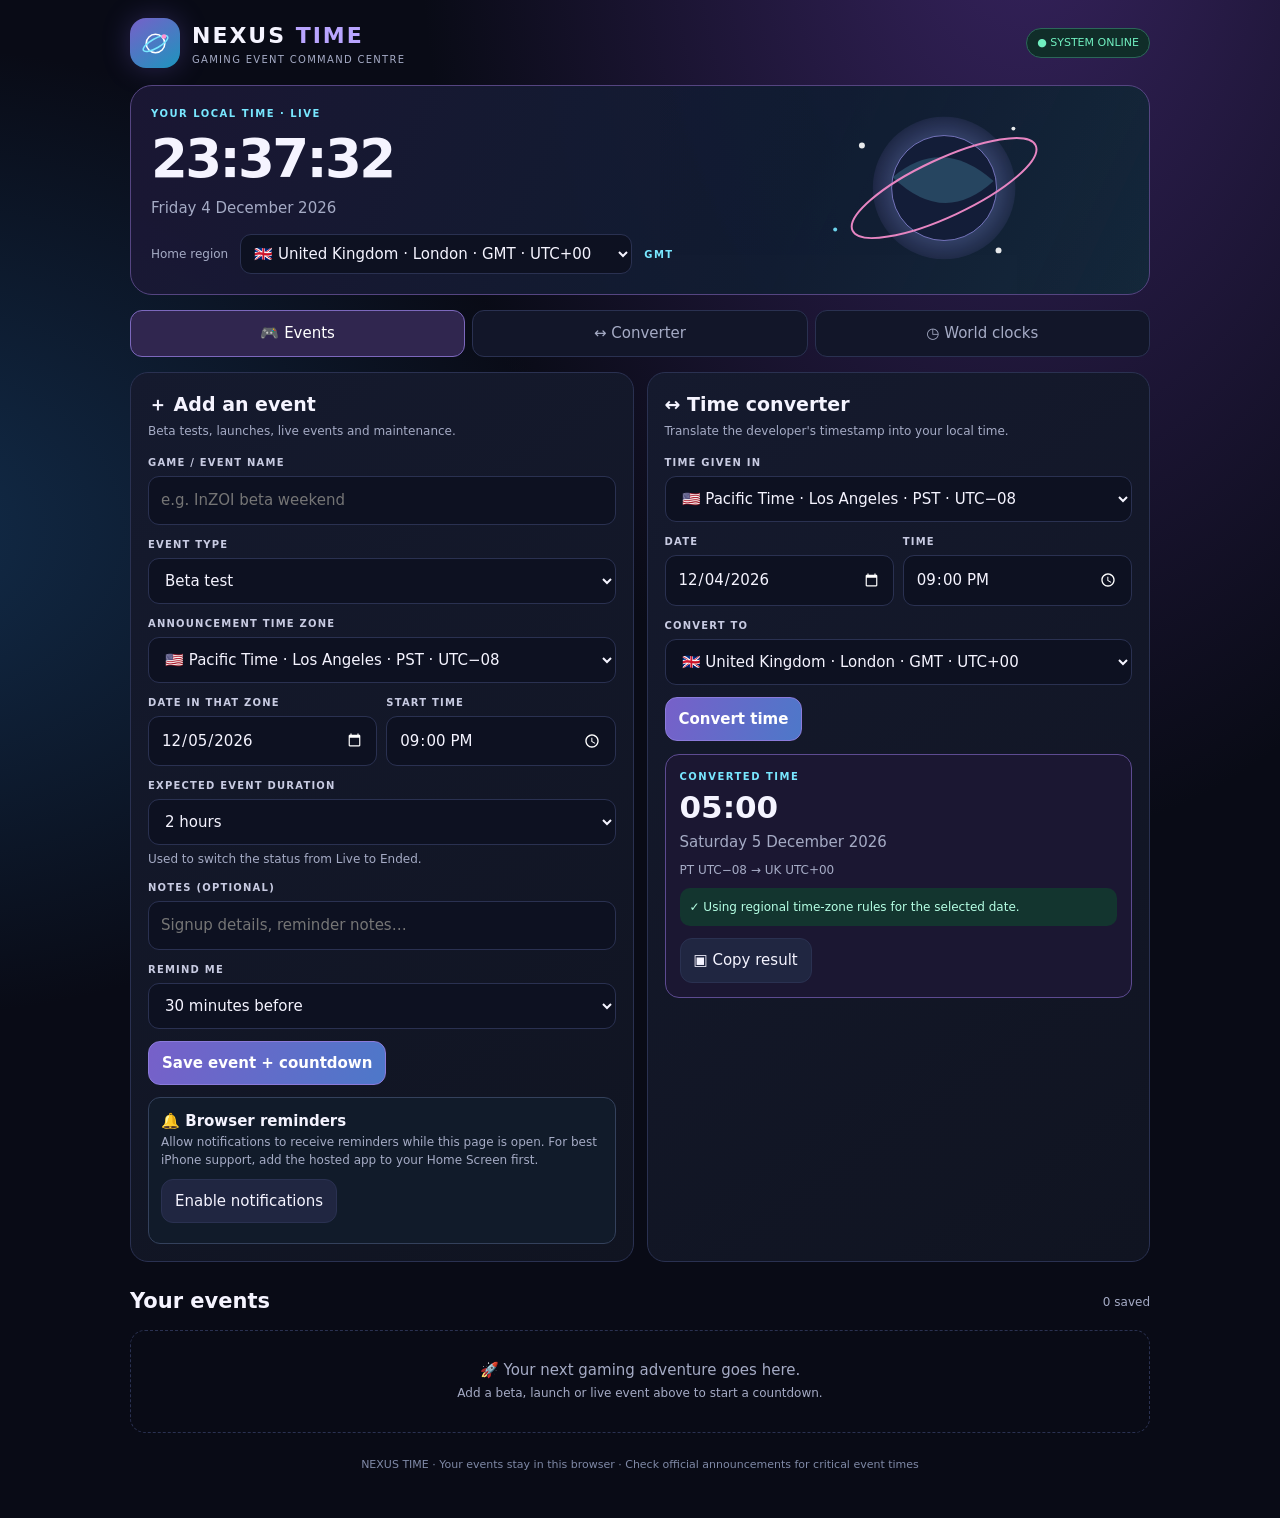
<file: nexus-time/index.html>
<!doctype html>
<html lang="en">
<head>
<meta charset="utf-8"><meta name="viewport" content="width=device-width,initial-scale=1,viewport-fit=cover">
<meta name="theme-color" content="#0a0b18"><meta name="apple-mobile-web-app-capable" content="yes"><meta name="apple-mobile-web-app-status-bar-style" content="black-translucent"><meta name="apple-mobile-web-app-title" content="Nexus Time">
<link rel="manifest" href="./manifest.json"><link rel="icon" href="./icon.svg" type="image/svg+xml"><link rel="apple-touch-icon" href="./icon.svg">
<title>NEXUS TIME — Gaming Event HQ</title>
<style>
:root{color-scheme:dark;--bg:#090b16;--panel:#121629;--panel2:#191e35;--line:#2a3151;--text:#f5f4ff;--muted:#a5abc5;--purple:#b9a5ff;--cyan:#78e7ff;--green:#70efc0;--pink:#ff91d2}
*{box-sizing:border-box}body{margin:0;background:radial-gradient(ellipse at 80% -10%,#37235f 0,transparent 42%),radial-gradient(ellipse at -10% 35%,#122d4b 0,transparent 35%),var(--bg);color:var(--text);font:15px/1.5 system-ui,-apple-system,BlinkMacSystemFont,"Segoe UI",sans-serif}button,input,select{font:inherit}button{cursor:pointer;border:1px solid var(--line);border-radius:12px;padding:10px 13px;color:var(--text);background:#202641}button:active{transform:scale(.98)}input,select{width:100%;min-width:0;background:#0d1121;color:var(--text);border:1px solid var(--line);border-radius:11px;padding:12px}label{display:block;font-size:10px;letter-spacing:.12em;color:#c8cbe2;margin:0 0 6px;font-weight:750}.wrap{max-width:1050px;margin:auto;padding:18px 15px 45px}.head{display:flex;align-items:center;gap:12px;margin-bottom:17px}.logo{width:50px;height:50px;border-radius:16px;background:linear-gradient(145deg,#7760c9,#1c95bd);display:grid;place-items:center;box-shadow:0 0 28px #8a70ff40}.brand{font-weight:900;letter-spacing:.09em;font-size:22px}.brand span{color:var(--purple)}.sub{font-size:10px;letter-spacing:.13em;color:var(--muted)}.live{margin-left:auto;border:1px solid #2c6759;color:var(--green);background:#102d29;border-radius:20px;padding:6px 10px;font-size:11px;white-space:nowrap}.hero{position:relative;overflow:hidden;border:1px solid #554581;border-radius:22px;padding:20px;background:linear-gradient(115deg,#1b1735ed,#101d31ed 65%,#14283b);margin-bottom:15px;min-height:180px}.hero:after{content:"";position:absolute;right:0;top:0;width:48%;height:100%;background:url("data:image/svg+xml,%3Csvg xmlns='http://www.w3.org/2000/svg' viewBox='0 0 300 210'%3E%3Cdefs%3E%3CradialGradient id='g'%3E%3Cstop stop-color='%2378e7ff' stop-opacity='.7'/%3E%3Cstop offset='1' stop-color='%23a58bff' stop-opacity='.1'/%3E%3C/radialGradient%3E%3C/defs%3E%3Ccircle cx='190' cy='103' r='72' fill='url(%23g)'/%3E%3Ccircle cx='190' cy='103' r='53' fill='%23151d39' stroke='%23a9a0ff' stroke-opacity='.7'/%3E%3Cpath d='M138 92 Q188 50 240 96 Q190 142 138 92Z' fill='%2378e7ff' fill-opacity='.22'/%3E%3Cellipse cx='190' cy='103' rx='102' ry='29' fill='none' stroke='%23ff91d2' stroke-width='2' transform='rotate(-25 190 103)'/%3E%3Ccircle cx='107' cy='60' r='3' fill='white'/%3E%3Ccircle cx='260' cy='43' r='2' fill='white'/%3E%3Ccircle cx='80' cy='145' r='2' fill='%2378e7ff'/%3E%3Ccircle cx='245' cy='166' r='3' fill='white'/%3E%3C/svg%3E") center/contain no-repeat;opacity:.9;pointer-events:none}.eyebrow{color:var(--cyan);font-size:10px;letter-spacing:.15em;font-weight:800}.clock{font-size:clamp(35px,8vw,53px);font-weight:850;letter-spacing:-.05em;line-height:1.2;margin:6px 0}.muted{color:var(--muted)}.small{font-size:12px}.homebar{display:flex;align-items:center;gap:12px;flex-wrap:wrap;margin-top:15px;position:relative;z-index:1}.homebar select{width:auto;max-width:100%;padding:9px}.tabs{display:flex;gap:7px;margin:15px 0}.tab{flex:1;background:#121629;color:var(--muted);padding:11px 5px}.tab.active{background:#30264f;border-color:#7c68bd;color:white}.layout{display:grid;grid-template-columns:1fr 1fr;gap:13px}.panel,.event{background:linear-gradient(145deg,#151a2e,#101421);border:1px solid var(--line);border-radius:18px;padding:17px}.panel h2{font-size:19px;margin:0 0 4px}.panel p{margin:0 0 15px}.field{margin-bottom:12px}.grid2{display:grid;grid-template-columns:1fr 1fr;gap:9px}.primary{background:linear-gradient(110deg,#7760c9,#4d78c9);border-color:#8b7bdb;color:white;font-weight:750}.result{background:#1b1732;border:1px solid #5d4b91;border-radius:14px;padding:14px;margin-top:13px}.resulttime{font-size:31px;font-weight:850}.notice{padding:10px;border-radius:10px;background:#35242b;color:#ffd9e0;font-size:12px;margin-top:9px}.good{background:#13352f;color:#b5ffe4}.sectionhead{display:flex;align-items:center;justify-content:space-between;gap:10px;margin:24px 0 12px}.sectionhead h2{margin:0;font-size:21px}.events{display:grid;grid-template-columns:repeat(2,minmax(0,1fr));gap:12px}.event{padding:15px}.eventtop{display:flex;justify-content:space-between;gap:8px;align-items:center}.tag{font-size:10px;text-transform:uppercase;letter-spacing:.1em;color:var(--purple);font-weight:800}.event-status{display:inline-flex;align-items:center;gap:6px;border:1px solid var(--line);border-radius:20px;padding:5px 9px;font-size:10px;font-weight:800;letter-spacing:.06em;text-transform:uppercase;white-space:nowrap}.event-status:before{content:"";width:6px;height:6px;border-radius:50%;background:currentColor}.status-upcoming{color:var(--cyan);border-color:#28576b;background:#10232d}.status-soon{color:#ffcf75;border-color:#70552a;background:#302719}.status-live{color:var(--green);border-color:#2c6759;background:#102d29}.status-ended{color:#a5abc5;border-color:#343b53;background:#191e2e}.event h3{margin:7px 0 3px;font-size:18px;overflow-wrap:anywhere}.count{font-size:23px;color:var(--green);font-weight:850;letter-spacing:-.03em;margin:12px 0 0}.actions{display:flex;gap:7px;flex-wrap:wrap;margin-top:13px}.actions button{font-size:12px;padding:7px 9px}.empty{grid-column:1/-1;text-align:center;padding:28px;border:1px dashed var(--line);border-radius:15px;color:var(--muted)}.zones{display:grid;grid-template-columns:repeat(2,minmax(0,1fr));gap:10px}.zone{display:flex;align-items:center;justify-content:space-between;gap:9px;padding:13px;background:#141a2b;border:1px solid #232b45;border-radius:13px}.zname{font-weight:700}.ztime{font-size:22px;color:var(--purple);font-variant-numeric:tabular-nums}.pin{font-size:12px;padding:6px 8px}.foot{text-align:center;font-size:11px;color:#7f89a6;margin-top:24px}.hidden{display:none!important}.reminderbox{border:1px solid #34415c;background:#111b2a;border-radius:12px;padding:12px;margin-top:12px}.status{font-size:12px;color:var(--muted);margin-top:8px}.toggle{display:flex;gap:9px;align-items:center}.toggle input{width:auto;accent-color:#a995ff}@media(max-width:680px){.wrap{padding:13px 11px 35px}.layout,.events,.zones{grid-template-columns:1fr}.hero{padding:17px;min-height:170px}.hero:after{width:55%;opacity:.6}.panel{padding:14px}.tabs{gap:4px}.tab{font-size:12px}.sectionhead{align-items:flex-start;flex-direction:column}.clock{font-size:42px}}
</style></head><body><main class="wrap">
<header class="head"><div class="logo"><svg width="31" height="31" viewBox="0 0 40 40" fill="none"><circle cx="20" cy="20" r="12" stroke="white" stroke-width="2"/><ellipse cx="20" cy="20" rx="18" ry="6" transform="rotate(-30 20 20)" stroke="#78e7ff" stroke-width="2"/><circle cx="31" cy="11" r="3" fill="#ff91d2"/></svg></div><div><div class="brand">NEXUS <span>TIME</span></div><div class="sub">GAMING EVENT COMMAND CENTRE</div></div><div class="live">● SYSTEM ONLINE</div></header>
<section class="hero"><div class="eyebrow">YOUR LOCAL TIME · LIVE</div><div id="homeTime" class="clock">--:--:--</div><div id="homeDate" class="muted">Loading your clock…</div><div class="homebar"><span class="small muted">Home region</span><select id="homeZone" aria-label="Home time zone"></select><span id="homeAbbr" class="eyebrow">BST / GMT</span></div></section>
<nav class="tabs"><button class="tab active" data-tab="events">🎮 Events</button><button class="tab" data-tab="converter">↔ Converter</button><button class="tab" data-tab="clocks">◷ World clocks</button></nav>
<section id="eventsView"><div class="layout">
<section class="panel"><h2>＋ Add an event</h2><p class="muted small">Beta tests, launches, live events and maintenance.</p><form id="eventForm">
<div class="field"><label for="game">GAME / EVENT NAME</label><input id="game" required maxlength="90" placeholder="e.g. InZOI beta weekend"></div>
<div class="field"><label for="kind">EVENT TYPE</label><select id="kind"><option>Beta test</option><option>Game launch</option><option>Server maintenance</option><option>Live event</option><option>Season / update</option><option>Other</option></select></div>
<div class="field"><label for="eventZone">ANNOUNCEMENT TIME ZONE</label><select id="eventZone"></select></div>
<div class="grid2"><div class="field"><label for="eventDate">DATE IN THAT ZONE</label><input id="eventDate" type="date" required></div><div class="field"><label for="eventTime">START TIME</label><input id="eventTime" type="time" value="21:00" required></div></div>
<div class="field"><label for="duration">EXPECTED EVENT DURATION</label><select id="duration"><option value="1">1 hour</option><option value="2" selected>2 hours</option><option value="3">3 hours</option><option value="6">6 hours</option><option value="12">12 hours</option><option value="24">24 hours</option></select><div class="muted small" style="margin-top:5px">Used to switch the status from Live to Ended.</div></div>
<div class="field"><label for="eventNotes">NOTES (OPTIONAL)</label><input id="eventNotes" maxlength="160" placeholder="Signup details, reminder notes…"></div>
<div class="field"><label for="lead">REMIND ME</label><select id="lead"><option value="5">5 minutes before</option><option value="15">15 minutes before</option><option value="30" selected>30 minutes before</option><option value="60">1 hour before</option><option value="1440">1 day before</option><option value="0">No reminder</option></select></div>
<button class="primary" type="submit">Save event + countdown</button><div id="formMessage" class="status" role="status"></div>
</form><div class="reminderbox"><div style="font-weight:750">🔔 Browser reminders</div><div class="muted small">Allow notifications to receive reminders while this page is open. For best iPhone support, add the hosted app to your Home Screen first.</div><button id="enableNotifications" style="margin-top:10px">Enable notifications</button><div id="notifyStatus" class="status" role="status"></div></div>
</section>
<section class="panel" id="converterPanel"><h2>↔ Time converter</h2><p class="muted small">Translate the developer's timestamp into your local time.</p>
<div class="field"><label for="fromZone">TIME GIVEN IN</label><select id="fromZone"></select></div><div class="grid2"><div class="field"><label for="fromDate">DATE</label><input id="fromDate" type="date"></div><div class="field"><label for="fromTime">TIME</label><input id="fromTime" type="time" value="21:00"></div></div><div class="field"><label for="toZone">CONVERT TO</label><select id="toZone"></select></div><button id="convertBtn" class="primary">Convert time</button>
<div class="result"><div class="eyebrow">CONVERTED TIME</div><div id="convertedTime" class="resulttime">—</div><div id="convertedDate" class="muted">Choose a date and time</div><div id="offsetLine" class="small muted" style="margin-top:8px"></div><div id="dstNotice"></div><button id="copyResult" style="margin-top:12px">▣ Copy result</button></div></section></div>
<div class="sectionhead"><h2>Your events</h2><span id="eventCount" class="muted small">0 saved</span></div><div id="eventsList" class="events"></div></section>
<section id="converterView" class="hidden"><div class="panel"><h2>Time converter</h2><p class="muted small">Enter a date and time on the Events tab to convert it accurately.</p><button class="primary" onclick="document.querySelector('[data-tab=events]').click()">Open converter</button></div></section>
<section id="clocksView" class="hidden"><h2 class="sectionhead">Pinned world clocks</h2><p class="muted small">Your most-used gaming regions, all in one place.</p><div id="zonesList" class="zones"></div><div class="sectionhead"><h2>Pin another region</h2></div><div class="grid2"><select id="addZone"></select><button id="addZoneBtn" class="primary">＋ Pin region</button></div></section>
<footer class="foot">NEXUS TIME · Your events stay in this browser · Check official announcements for critical event times</footer>
</main>
<script>
const Z=[["Europe/London","🇬🇧 United Kingdom · London","UK"],["America/New_York","🇺🇸 Eastern Time · New York","ET"],["America/Los_Angeles","🇺🇸 Pacific Time · Los Angeles","PT"],["America/Chicago","🇺🇸 Central Time · Chicago","CT"],["America/Denver","🇺🇸 Mountain Time · Denver","MT"],["Europe/Berlin","🇪🇺 Central Europe · Berlin","CET/CEST"],["Asia/Tokyo","🇯🇵 Japan · Tokyo","JST"],["Asia/Seoul","🇰🇷 South Korea · Seoul","KST"],["Australia/Sydney","🇦🇺 Australia · Sydney","AET"],["UTC","🌐 Coordinated Universal Time","UTC"],["America/Phoenix","🇺🇸 Arizona · Phoenix","MST"],["Asia/Singapore","🇸🇬 Singapore","SGT"]];
const $=id=>document.getElementById(id), zone=id=>Z.find(z=>z[0]===id)||Z[0], iso=d=>d.getFullYear()+"-"+String(d.getMonth()+1).padStart(2,"0")+"-"+String(d.getDate()).padStart(2,"0");
function zoneLabel(z,dateStr){let d=dateStr?new Date(dateStr+"T12:00:00Z"):new Date();let a=new Intl.DateTimeFormat("en-US",{timeZone:z[0],timeZoneName:"short"}).formatToParts(d).find(p=>p.type==="timeZoneName")?.value||z[2];return z[1]+" · "+a+" · "+offTxt(d,z[0])}
function fill(id,sel,dateStr){$(id).innerHTML=Z.map(z=>'<option value="'+z[0]+'" '+(z[0]===sel?'selected':'')+' >'+zoneLabel(z,dateStr)+'</option>').join("")}
function refreshZoneSelect(id,dateStr){let current=$(id).value;fill(id,current,dateStr)}
fill("homeZone","Europe/London");fill("eventZone","America/Los_Angeles");fill("fromZone","America/Los_Angeles");fill("toZone","Europe/London");fill("addZone","Asia/Seoul");
$("eventDate").value=iso(new Date(Date.now()+86400000));$("fromDate").value=iso(new Date());
refreshZoneSelect("eventZone",$("eventDate").value);refreshZoneSelect("fromZone",$("fromDate").value);refreshZoneSelect("toZone",$("fromDate").value);
$("eventDate").addEventListener("change",()=>refreshZoneSelect("eventZone",$("eventDate").value));
$("fromDate").addEventListener("change",()=>{refreshZoneSelect("fromZone",$("fromDate").value);refreshZoneSelect("toZone",$("fromDate").value);convert()});
let pins=["America/Los_Angeles","America/New_York","Asia/Seoul","UTC"],events=[];
try{pins=JSON.parse(localStorage.getItem("nexusPins")||JSON.stringify(pins));events=JSON.parse(localStorage.getItem("nexusEvents")||"[]")}catch(e){}
let lastResult="",notified=new Set();try{notified=new Set(JSON.parse(sessionStorage.getItem("nexusNotified")||"[]"))}catch(e){}
const save=()=>{try{localStorage.setItem("nexusPins",JSON.stringify(pins));localStorage.setItem("nexusEvents",JSON.stringify(events))}catch(e){}};
function parts(d,z){let a={};new Intl.DateTimeFormat("en-GB",{timeZone:z,year:"numeric",month:"2-digit",day:"2-digit",hour:"2-digit",minute:"2-digit",second:"2-digit",hourCycle:"h23"}).formatToParts(d).forEach(p=>a[p.type]=p.value);return a}
function off(d,z){let p=parts(d,z);return Math.round((Date.UTC(+p.year,+p.month-1,+p.day,+p.hour,+p.minute,+p.second)-d.getTime())/60000)}
function offTxt(d,z){let n=off(d,z);return "UTC"+(n<0?"−":"+")+String(Math.floor(Math.abs(n)/60)).padStart(2,"0")+(Math.abs(n)%60?":"+String(Math.abs(n)%60).padStart(2,"0"):"")}
function fmt(d,z,o){return new Intl.DateTimeFormat("en-GB",{timeZone:z,...o}).format(d)}
function localInstant(ds,ts,z){let [y,m,day]=ds.split("-").map(Number),[h,mi]=ts.split(":").map(Number),want=Date.UTC(y,m-1,day,h,mi),guess=want;for(let i=0;i<5;i++){let p=parts(new Date(guess),z),rep=Date.UTC(+p.year,+p.month-1,+p.day,+p.hour,+p.minute,+p.second),next=guess+want-rep;if(next===guess)break;guess=next}return new Date(guess)}
function safe(s){return String(s).replace(/[&<>"']/g,c=>({"&":"&amp;","<":"&lt;",">":"&gt;",'"':"&quot;","'":"&#39;"}[c]))}
function zdt(d,z){return fmt(d,z,{weekday:"short",day:"numeric",month:"short",year:"numeric"})+" · "+fmt(d,z,{hour:"2-digit",minute:"2-digit",hourCycle:"h23"})}
function clock(){let d=new Date(),z=$("homeZone").value;$("homeTime").textContent=fmt(d,z,{hour:"2-digit",minute:"2-digit",second:"2-digit",hourCycle:"h23"});$("homeDate").textContent=fmt(d,z,{weekday:"long",day:"numeric",month:"long",year:"numeric"});$("homeAbbr").textContent=fmt(d,z,{timeZoneName:"short"}).split(" ").pop();renderClocks();renderEvents();checkReminders()}
$("homeZone").addEventListener("change",clock);
function convert(){let f=$("fromZone").value,t=$("toZone").value,ds=$("fromDate").value,ts=$("fromTime").value;if(!ds||!ts)return;let d=localInstant(ds,ts,f),p=parts(d,f),mismatch=+p.year!==+ds.slice(0,4)||+p.month!==+ds.slice(5,7)||+p.day!==+ds.slice(8,10)||+p.hour!==+ts.slice(0,2)||+p.minute!==+ts.slice(3,5);$("convertedTime").textContent=fmt(d,t,{hour:"2-digit",minute:"2-digit",hourCycle:"h23"});$("convertedDate").textContent=fmt(d,t,{weekday:"long",day:"numeric",month:"long",year:"numeric"});$("offsetLine").textContent=zone(f)[2]+" "+offTxt(d,f)+" → "+zone(t)[2]+" "+offTxt(d,t);$("dstNotice").innerHTML=mismatch?'<div class="notice">⚠️ This time may fall in a clock-change gap or overlap. Check the official event timestamp.</div>':'<div class="notice good">✓ Using regional time-zone rules for the selected date.</div>';lastResult=ds+" "+ts+" "+zone(f)[2]+" = "+$("convertedTime").textContent+" on "+$("convertedDate").textContent+" ("+zone(t)[2]+")"}
$("convertBtn").addEventListener("click",convert);["fromZone","toZone","fromDate","fromTime"].forEach(id=>$(id).addEventListener("change",convert));$("copyResult").addEventListener("click",async()=>{if(!lastResult)convert();try{await navigator.clipboard.writeText(lastResult);$("copyResult").textContent="✓ Copied"}catch(e){$("copyResult").textContent="Copy unavailable — select result text"}});
$("eventForm").addEventListener("submit",e=>{e.preventDefault();let name=$("game").value.trim(),date=$("eventDate").value,time=$("eventTime").value,z=$("eventZone").value;if(!name||!date||!time)return;let d=localInstant(date,time,z),p=parts(d,z);if(+p.hour!==+time.slice(0,2)||+p.minute!==+time.slice(3,5)){$("formMessage").textContent="This time may be affected by a clock change. Please check the date and time.";return}events.push({id:Date.now().toString(36)+Math.random().toString(36).slice(2,6),name,kind:$("kind").value,date,time,zone:z,notes:$("eventNotes").value.trim(),lead:+$("lead").value,duration:+$("duration").value});save();$("game").value="";$("eventNotes").value="";$("formMessage").textContent="Event saved on this device ✓";renderEvents()});
function countdown(ms){if(ms<=0)return "Started / underway";let s=Math.floor(ms/1000),d=Math.floor(s/86400);s%=86400;let h=Math.floor(s/3600);s%=3600;let m=Math.floor(s/60);return d?d+"d "+h+"h "+m+"m":h?h+"h "+m+"m "+s%60+"s":m+"m "+s%60+"s"}
function eventStatus(e,now){let start=localInstant(e.date,e.time,e.zone),ms=start-now,end=start.getTime()+(Number(e.duration)||2)*3600000;if(ms>3600000)return {label:"Upcoming",cls:"status-upcoming",rank:0};if(ms>0)return {label:"Starting soon",cls:"status-soon",rank:1};if(now<end)return {label:"Live",cls:"status-live",rank:2};return {label:"Ended",cls:"status-ended",rank:3}}
function renderEvents(){let n=new Date();$("eventCount").textContent=events.length+" saved";if(!events.length){$("eventsList").innerHTML='<div class="empty">🚀 Your next gaming adventure goes here.<br><span class="small">Add a beta, launch or live event above to start a countdown.</span></div>';return}events.sort((a,b)=>{let sa=eventStatus(a,n),sb=eventStatus(b,n);return sa.rank-sb.rank||localInstant(a.date,a.time,a.zone)-localInstant(b.date,b.time,b.zone)});$("eventsList").innerHTML=events.map(e=>{let d=localInstant(e.date,e.time,e.zone),diff=d-n,st=eventStatus(e,n),duration=Number(e.duration)||2;return '<article class="event"><div class="eventtop"><span class="tag">'+safe(e.kind)+'</span><span class="event-status '+st.cls+'">'+st.label+'</span></div><h3>'+safe(e.name)+'</h3><div class="muted small">'+safe(zdt(d,e.zone))+' · '+safe(zone(e.zone)[2])+'</div><div class="count">'+(st.rank===3?'Event ended':countdown(diff))+'</div><div class="muted small">'+(st.rank===0?'Starts in more than 1 hour':st.rank===1?'Starts within the next hour':st.rank===2?'Started · estimated '+duration+'h duration':'Scheduled duration has passed')+'</div>'+(e.notes?'<p class="muted small">'+safe(e.notes)+'</p>':"")+'<div class="muted small" style="margin-top:9px">Your time: '+safe(zdt(d,$("homeZone").value))+'</div><div class="muted small">Reminder: '+(e.lead?e.lead===1440?"1 day before":e.lead>=60?(e.lead/60)+" hour(s) before":e.lead+" min before":"off")+'</div><div class="actions"><button data-action="convert" data-id="'+e.id+'">↔ Convert</button><button data-action="delete" data-id="'+e.id+'">✕ Remove</button></div></article>'}).join("")}
$("eventsList").addEventListener("click",e=>{let b=e.target.closest("button[data-action]");if(!b)return;let item=events.find(x=>x.id===b.dataset.id);if(!item)return;if(b.dataset.action==="delete"){events=events.filter(x=>x.id!==item.id);save();renderEvents()}else{$("fromZone").value=item.zone;$("fromDate").value=item.date;$("fromTime").value=item.time;$("toZone").value=$("homeZone").value;convert();document.querySelector('[data-tab="converter"]').click();window.scrollTo({top:0,behavior:"smooth"})}});
function renderClocks(){$("zonesList").innerHTML=pins.map(id=>{let d=new Date();return '<div class="zone"><div><div class="zname">'+safe(zone(id)[1])+'</div><div class="muted small">'+offTxt(d,id)+'</div></div><div class="ztime">'+fmt(d,id,{hour:"2-digit",minute:"2-digit",hourCycle:"h23"})+'</div><button class="pin" data-unpin="'+id+'">×</button></div>'}).join("")||'<div class="empty">No pinned zones yet.</div>'}
$("zonesList").addEventListener("click",e=>{let b=e.target.closest("[data-unpin]");if(!b)return;pins=pins.filter(x=>x!==b.dataset.unpin);save();renderClocks()});$("addZoneBtn").addEventListener("click",()=>{let z=$("addZone").value;if(!pins.includes(z))pins.push(z);save();renderClocks()});
document.querySelectorAll("[data-tab]").forEach(b=>b.addEventListener("click",()=>{document.querySelectorAll("[data-tab]").forEach(x=>x.classList.toggle("active",x===b));["events","converter","clocks"].forEach(v=>$(v+"View").classList.toggle("hidden",v!==b.dataset.tab));if(b.dataset.tab==="clocks")renderClocks()}));
$("enableNotifications").addEventListener("click",async()=>{if(!("Notification"in window)){$("notifyStatus").textContent="Notifications are not supported in this browser. Try adding the hosted site to your Home Screen.";return}try{let p=await Notification.requestPermission();$("notifyStatus").textContent=p==="granted"?"Notifications allowed. Reminders work while the app is open; background delivery is not guaranteed.": "Permission not granted. You can still use the countdowns."}catch(e){$("notifyStatus").textContent="Could not request permission here. Open the hosted HTTPS app in Safari."}});
function checkReminders(){if(!("Notification"in window)||Notification.permission!=="granted")return;let now=Date.now();events.forEach(e=>{if(!e.lead)return;let when=localInstant(e.date,e.time,e.zone).getTime(),key=e.id+":"+e.lead;if(when-now<=e.lead*60000&&when-now>e.lead*60000-65000&&!notified.has(key)){try{new Notification("NEXUS TIME · "+e.name,{body:"Starts in "+e.lead+" minutes · "+zdt(new Date(when),$("homeZone").value),icon:"./icon.svg"});notified.add(key);sessionStorage.setItem("nexusNotified",JSON.stringify([...notified]))}catch(err){}}})}
if("serviceWorker"in navigator && location.protocol.startsWith("http"))window.addEventListener("load",()=>navigator.serviceWorker.register("./sw.js").catch(()=>{}));
convert();clock();setInterval(()=>{clock();convert()},1000);
</script></body></html>
</file>
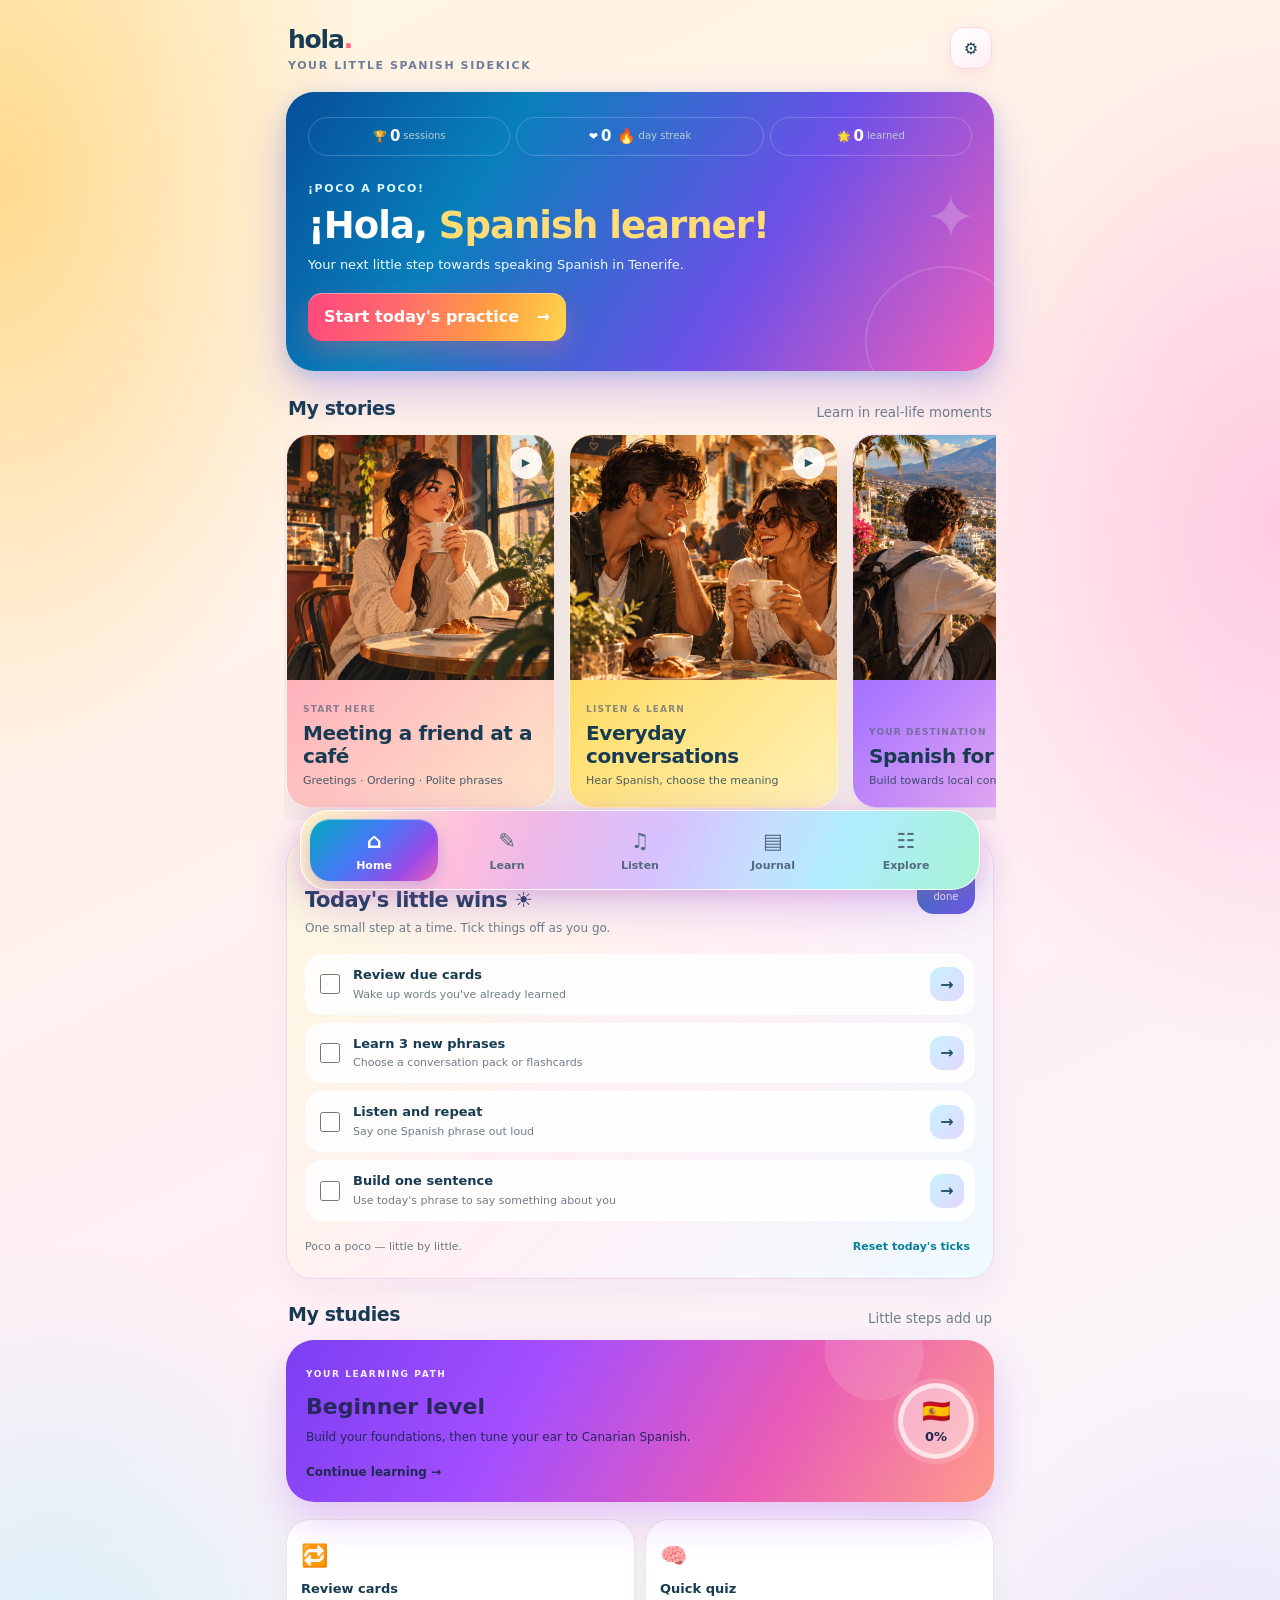
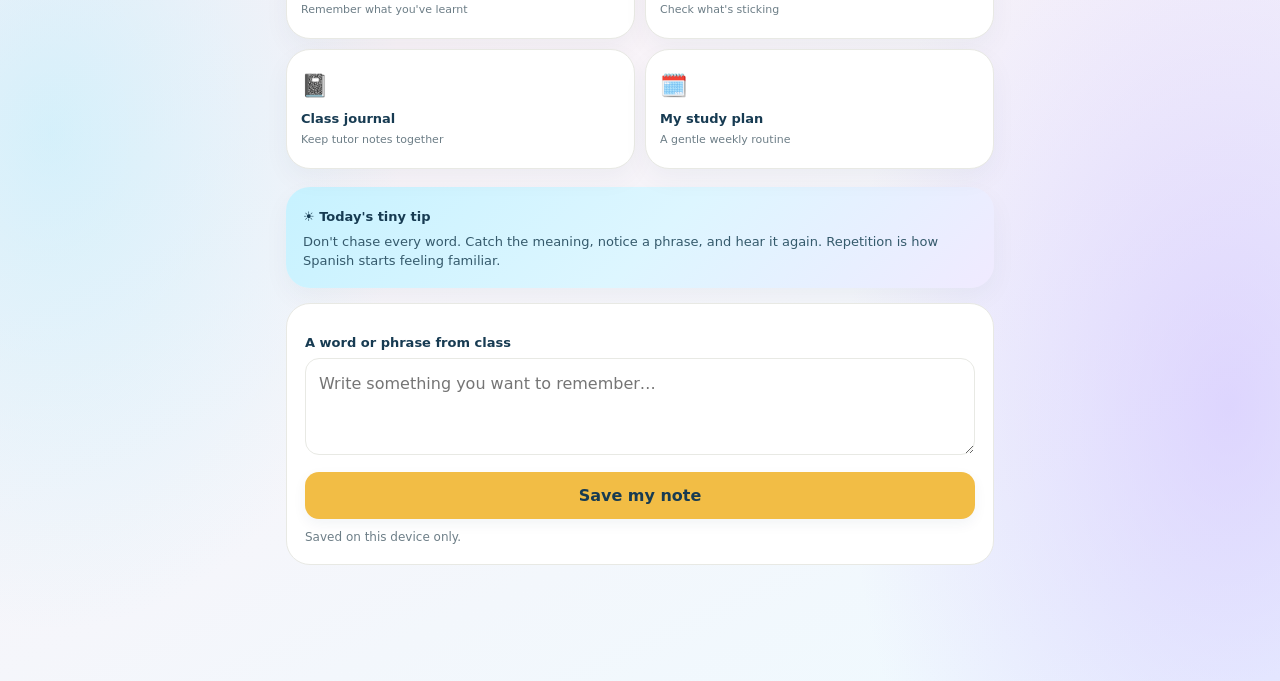
<file: spanish/index.html>
<!doctype html>
<html lang="en">
<head>
<meta charset="utf-8">
<meta name="viewport" content="width=device-width, initial-scale=1, viewport-fit=cover">
<meta name="theme-color" content="#f2bd45">
<meta name="description" content="A friendly beginner Spanish companion with flashcards, phrase practice and mini quizzes.">
<link rel="manifest" href="./manifest.json">
<link rel="icon" type="image/svg+xml" href="./icon.svg">
<link rel="apple-touch-icon" href="./icon.svg">
<title>Hola — Spanish practice</title>
<style>
:root{--ink:#173b52;--muted:#6d7e87;--green:#f2bd45;--green2:#177da0;--lime:#fff0b8;--paper:#fffdf7;--card:#ffffff;--line:#e8e9e4;--peach:#ffe2bb;--blue:#d9f0f8;--teal:#28545c;--coral:#f07878;--lilac:#c8b7f4;--shadow:0 12px 32px #174d6410}
*{box-sizing:border-box}body{margin:0;background:var(--paper);color:var(--ink);font-family:ui-rounded,"SF Pro Rounded",system-ui,-apple-system,BlinkMacSystemFont,"Segoe UI",sans-serif;line-height:1.45}button{font:inherit;cursor:pointer}button:focus-visible{outline:3px solid #e7a45c;outline-offset:3px}.app{max-width:760px;margin:auto;padding:env(safe-area-inset-top) 18px calc(88px + env(safe-area-inset-bottom))}.top{display:flex;justify-content:space-between;align-items:center;padding:22px 2px 16px}.brand{font-size:25px;font-weight:850;letter-spacing:-1.2px}.brand span{color:var(--green2)}.eyebrow{font-size:11px;letter-spacing:1.6px;text-transform:uppercase;font-weight:800;color:var(--muted)}.iconbtn{border:1px solid var(--line);background:var(--card);width:42px;height:42px;border-radius:15px;color:var(--ink)}.hero{background:linear-gradient(135deg,#f2bd45 0%,#f6d77b 100%);color:#173b52;border-radius:28px;padding:24px;position:relative;overflow:hidden;box-shadow:var(--shadow)}.hero:after{content:"☀";position:absolute;right:12px;top:-40px;font-size:170px;line-height:1;color:#ffffff55;font-weight:900}.hero .eyebrow{color:#4d6c7a}.hero h1{font-size:clamp(28px,7vw,40px);line-height:1.08;letter-spacing:-1.4px;margin:10px 0}.hero p{color:#355a6c;max-width:380px;margin:0 0 20px;font-size:14px}.btn{border:0;border-radius:14px;padding:12px 16px;font-weight:750;background:#177da0;color:white}.btn.secondary{background:#d9f0f8;color:#173b52}.btn.dark{background:#f2bd45;color:#173b52}.btn.full{width:100%}.btn:disabled{opacity:.4;cursor:not-allowed}.stats{display:grid;grid-template-columns:repeat(3,1fr);gap:10px;margin:14px 0 26px}.stat{padding:14px 12px;background:var(--card);border:1px solid var(--line);border-radius:18px}.stat strong{display:block;font-size:22px;letter-spacing:-.8px}.stat span{font-size:11px;color:var(--muted);font-weight:650}.sectionhead{display:flex;justify-content:space-between;align-items:end;margin:22px 2px 12px}.sectionhead h2{font-size:19px;margin:0;letter-spacing:-.4px}.sectionhead small{color:var(--muted)}.tiles{display:grid;grid-template-columns:repeat(2,minmax(0,1fr));gap:11px}.tile{border:1px solid var(--line);border-radius:21px;padding:17px;background:var(--card);text-align:left;color:var(--ink);min-height:140px;box-shadow:var(--shadow)}.tile .emoji{font-size:25px;display:block;margin-bottom:14px}.tile strong{display:block;font-size:15px}.tile small{display:block;color:var(--muted);margin-top:4px;font-size:12px}.tile:active{transform:scale(.985)}.tip{border-radius:20px;background:#d9f0f8;padding:17px;margin-top:18px}.tip b{font-size:13px}.tip p{font-size:13px;margin:6px 0 0;color:#355a6c}.screen{display:none}.screen.active{display:block;animation:fade .18s ease}@keyframes fade{from{opacity:.5;transform:translateY(3px)}to{opacity:1;transform:none}}.back{border:0;background:transparent;color:var(--green2);font-weight:800;padding:10px 0}.page-title{font-size:29px;letter-spacing:-1px;margin:8px 0 4px}.sub{color:var(--muted);font-size:13px;margin:0 0 18px}.progress{height:7px;background:#e4e9de;border-radius:99px;overflow:hidden;margin:12px 0 20px}.progress span{display:block;height:100%;width:0;background:var(--green2);transition:width .2s}.flashcard{background:var(--card);border:1px solid var(--line);border-radius:26px;padding:28px 20px;min-height:260px;display:flex;flex-direction:column;align-items:center;justify-content:center;text-align:center;box-shadow:var(--shadow)}.flashcard .tag{font-size:10px;text-transform:uppercase;letter-spacing:1.5px;color:var(--muted);font-weight:850}.flashcard .word{font-size:clamp(28px,8vw,42px);font-weight:850;letter-spacing:-1.2px;margin:14px 0 8px}.flashcard .hint{color:var(--muted);font-size:13px}.flashcard .answer{font-size:19px;font-weight:750;margin:16px 0 4px}.flashcard .example{font-size:13px;color:var(--muted);max-width:360px}.actions{display:grid;grid-template-columns:1fr 1fr;gap:10px;margin-top:13px}.actions .btn{padding:14px}.pillrow{display:flex;gap:8px;flex-wrap:wrap;margin:12px 0 16px}.pill{border:1px solid var(--line);border-radius:999px;padding:8px 12px;background:var(--card);font-size:12px;font-weight:750;color:var(--muted)}.pill.selected{background:var(--green);color:white;border-color:var(--green)}.list{display:grid;gap:10px}.phrase{padding:15px;background:var(--card);border:1px solid var(--line);border-radius:17px;display:flex;align-items:center;gap:12px}.phrase .text{flex:1;min-width:0}.phrase strong{display:block;font-size:15px}.phrase small{display:block;color:var(--muted);margin-top:3px}.sound{border:1px solid var(--line);background:#d9f0f8;border-radius:12px;width:40px;height:40px;flex-shrink:0}.quizcard{padding:22px;background:var(--card);border:1px solid var(--line);border-radius:24px;box-shadow:var(--shadow)}.quizcard h2{font-size:22px;line-height:1.25;margin:8px 0 18px}.option{width:100%;text-align:left;padding:14px;border:1px solid var(--line);background:white;border-radius:14px;margin:5px 0;color:var(--ink);font-weight:650}.option.correct{border-color:#38885f;background:#e5f4e9}.option.wrong{border-color:#d77b64;background:#fff0eb}.feedback{font-size:13px;font-weight:700;margin:12px 0;min-height:20px}.input{width:100%;border:1px solid var(--line);border-radius:14px;padding:13px;background:var(--card);font:inherit;color:var(--ink)}.empty{text-align:center;padding:30px 12px;color:var(--muted)}nav{position:fixed;bottom:0;left:0;right:0;z-index:5;background:#fffdf7ed;backdrop-filter:blur(16px);border-top:1px solid var(--line);padding:8px 12px calc(8px + env(safe-area-inset-bottom));display:flex;justify-content:space-around;gap:5px;overflow:hidden}nav button{border:0;background:transparent;color:var(--muted);border-radius:16px;min-width:0;width:20%;padding:7px 4px;font-size:11px;font-weight:750;flex:1 1 20%}nav button span{display:block;font-size:21px;margin-bottom:2px}nav button.active{background:#d9f0f8;color:#145f7b}.dashboard{background:var(--teal);color:white;border-radius:30px 30px 30px 12px;padding:24px 22px 25px;margin:2px 0 24px;position:relative;overflow:hidden}.dashboard:after{content:"✦";position:absolute;right:17px;top:82px;color:#ffffff25;font-size:60px}.dash-stats{display:grid;grid-template-columns:repeat(3,minmax(0,1fr));gap:7px;margin-bottom:25px}.dash-stats div{border:1px solid #ffffff30;border-radius:16px;padding:10px 7px;text-align:center;font-size:12px;white-space:nowrap}.dash-stats b{font-size:16px}.dash-stats span{color:#b9cdd0;font-size:10px}.dashboard .eyebrow{color:#b8dce0}.dashboard h1{font-size:clamp(27px,7vw,37px);line-height:1.1;letter-spacing:-1px;margin:9px 0}.dashboard h1 span{color:#f5d96d}.dashboard p{color:#d9e7e7;font-size:13px;max-width:310px;margin:0 0 19px}.btn.coral{background:var(--coral);color:white}.btn.coral span{padding-left:12px}.story-row{display:grid;grid-auto-columns:72%;grid-auto-flow:column;gap:12px;overflow-x:auto;padding:0 2px 8px;scroll-snap-type:x mandatory}.story-card{position:relative;min-height:205px;border:0;border-radius:24px;padding:17px;text-align:left;color:var(--ink);display:flex;flex-direction:column;align-items:flex-start;overflow:hidden;scroll-snap-align:start}.story-coral{background:#ffe0dc}.story-gold{background:#ffedc8}.story-lilac{background:#e6e0fb}.story-art{font-size:43px;align-self:flex-end;margin:0 5px 8px}.story-tag{font-size:9px;letter-spacing:1.2px;font-weight:850;opacity:.7}.story-card strong{font-size:19px;line-height:1.16;margin:7px 0}.story-card small{font-size:11px;opacity:.75}.story-play{position:absolute;right:14px;top:14px;background:#ffffffb8;width:29px;height:29px;border-radius:50%;display:grid;place-items:center;font-size:11px}.study-card{width:100%;display:flex;align-items:center;justify-content:space-between;gap:12px;text-align:left;border:0;border-radius:25px;padding:20px;background:linear-gradient(120deg,#a99bea,#c7bafa);color:#202a50;box-shadow:var(--shadow)}.study-copy{max-width:70%}.study-copy .eyebrow{font-size:9px;color:#4f4c80}.study-copy h3{font-size:22px;margin:7px 0}.study-copy p{font-size:12px;margin:0 0 12px}.study-link{font-size:12px;font-weight:800}.study-orb{width:76px;height:76px;border-radius:50%;background:#ffffff70;border:5px solid #ffffff9c;display:flex;flex-direction:column;align-items:center;justify-content:center;flex-shrink:0}.study-orb span{font-size:23px}.study-orb strong{font-size:13px}.quick-grid{display:grid;grid-template-columns:repeat(2,minmax(0,1fr));gap:10px;margin-top:17px}.quick-tile{border:1px solid var(--line);border-radius:18px;padding:14px;background:white;color:var(--ink);text-align:left}.quick-tile span{display:block;font-size:22px;margin-bottom:8px}.quick-tile b{display:block;font-size:13px}.quick-tile small{display:block;color:var(--muted);font-size:11px;margin-top:4px}@media(min-width:620px){.story-row{grid-auto-columns:42%}}.toast{position:fixed;bottom:95px;left:50%;transform:translateX(-50%);background:var(--ink);color:white;padding:10px 16px;border-radius:99px;font-size:12px;display:none;z-index:9;white-space:nowrap}.settings{background:var(--card);padding:18px;border:1px solid var(--line);border-radius:20px;margin-top:15px}.settings label{display:block;font-size:13px;font-weight:750;margin:12px 0 5px}.settings select{width:100%;padding:12px;border-radius:12px;border:1px solid var(--line);background:white;color:var(--ink)}.note{font-size:12px;color:var(--muted);margin-top:10px}@media(min-width:620px){.tiles{grid-template-columns:repeat(4,minmax(0,1fr))}.tile{min-height:150px}.app{padding-left:26px;padding-right:26px}.hero{padding:30px}}@media(prefers-reduced-motion:reduce){*{animation:none!important;transition:none!important}}

/* Hola card system v2 — sculpted hero, consistent card geometry, editorial illustrations */
:root{--shadow:0 10px 26px #173b5210}
.dashboard{
  background:linear-gradient(145deg,#28545c 0%,#214852 100%);
  border-radius:0;padding:25px 22px 30px;margin:2px 0 24px;position:relative;overflow:hidden;
  clip-path:polygon(6% 0,94% 0,97% 1%,99.5% 5%,100% 10%,100% 84%,99% 90%,96% 95%,91% 100%,5% 91%,2% 89%,0 84%,0 8%,2% 3%);
}
.dashboard:after{content:"✦";position:absolute;right:18px;top:82px;color:#ffffff28;font-size:60px;pointer-events:none}
.dashboard:before{content:"";position:absolute;right:-24px;bottom:-35px;width:150px;height:135px;border:2px solid #ffffff20;border-radius:50%;transform:rotate(-20deg);pointer-events:none}
.dashboard>*{position:relative;z-index:1}
.dash-stats{gap:7px;margin-bottom:25px}
.dash-stats div{border:1px solid #ffffff32;border-radius:22px;padding:10px 7px}
.dashboard h1{max-width:540px}
.dashboard p{max-width:390px}
.story-row{grid-auto-columns:56%;gap:13px;padding:5px 4px 15px;margin:0 -2px;scroll-padding-left:4px}
.story-card{
  position:relative;min-height:0;aspect-ratio:.72;padding:0;display:flex;flex-direction:column;justify-content:flex-end;
  isolation:isolate;border:0;border-radius:30px 15px 30px 15px;overflow:hidden;scroll-snap-align:start;
  box-shadow:0 8px 18px #173b5210;transform:none;transition:transform .18s ease,filter .18s ease;
}
.story-card:nth-child(1),.story-card:nth-child(2),.story-card:nth-child(3){border-radius:30px 15px 30px 15px;transform:none}
.story-card:active,.story-card:nth-child(1):active,.story-card:nth-child(2):active,.story-card:nth-child(3):active{transform:scale(.98)}
.story-coral{background:#f8d5d0}.story-gold{background:#f8e8b6}.story-lilac{background:#dfd6f8}
.story-visual{position:absolute;inset:0 0 37% 0;overflow:hidden;z-index:-1;background:inherit}
.story-visual:after{content:"";position:absolute;left:-7%;right:-7%;bottom:-15%;height:28%;background:inherit;transform:rotate(-4deg);border-radius:18px 18px 0 0}
.story-card:nth-child(2) .story-visual:after{transform:rotate(4deg)}
.story-card:nth-child(3) .story-visual:after{transform:rotate(-3deg)}
.story-visual svg{display:block;width:100%;height:100%;filter:saturate(.96)}
.story-tag{font-size:9px;letter-spacing:1.15px;font-weight:850;opacity:.7;margin:0 16px 6px;position:relative}
.story-card strong{font-size:clamp(16px,4.2vw,20px);line-height:1.12;margin:0 16px 7px;max-width:92%;letter-spacing:-.4px;position:relative}
.story-card small{font-size:11px;line-height:1.35;opacity:.78;margin:0 16px 18px;max-width:92%;position:relative}
.story-play{right:12px;top:12px;background:#ffffffdf;color:#28545c;width:32px;height:32px;border-radius:50%;display:grid;place-items:center;font-size:11px;box-shadow:0 3px 8px #173b5215;z-index:2}
.study-card{border-radius:28px 14px 28px 14px;position:relative;overflow:hidden;background:linear-gradient(115deg,#a99bea,#c7bafa);min-height:142px}
.study-card:after{content:"";position:absolute;right:70px;top:-35px;width:100px;height:95px;border-radius:50%;background:#ffffff20;transform:rotate(24deg);pointer-events:none}
.study-copy,.study-orb{position:relative;z-index:1}
.study-orb{border-radius:50%;box-shadow:0 0 0 5px #ffffff28}
.quick-tile{border-radius:22px 12px 22px 12px;min-height:120px}
.tile,.flashcard,.quizcard,.phrase,.tip,.settings{border-radius:22px 14px 22px 14px}
@media(min-width:620px){.story-row{grid-auto-columns:34%}}
@media(max-width:390px){.story-row{grid-auto-columns:63%}.dashboard{padding:23px 19px 28px}.dash-stats div{padding:9px 5px}.dash-stats b{font-size:15px}}


/* Hola design system v10: one consistent rounded-rectangle language */
:root{
  --radius-card:24px;
  --radius-panel:28px;
  --radius-control:14px;
  --paper:#fffdf7;
}
:where(.hero,.dashboard,.study-card,.quick-tile,.tile,.flashcard,.quizcard,.phrase,.tip,.settings,.stat,.story-card,.lesson-card,.path-card,.option,.empty,.sectionhead,.panel,.card,.modal,.sheet,.content-card){
  border-radius:var(--radius-card)!important;
}
:where(.hero,.dashboard,.study-card){border-radius:var(--radius-panel)!important}
:where(.btn,input,select,textarea,.iconbtn){border-radius:var(--radius-control)!important}
:where(.story-card,.story-card:nth-child(1),.story-card:nth-child(2),.story-card:nth-child(3)){
  border-radius:24px!important;
  clip-path:none!important;
  overflow:hidden!important;
  transform:none;
}
.story-card:active,.story-card:nth-child(1):active,.story-card:nth-child(2):active,.story-card:nth-child(3):active{transform:scale(.985)}
.story-row{grid-auto-columns:72%!important;gap:14px!important;padding:0 2px 12px!important;scrollbar-width:none}
.story-row::-webkit-scrollbar{display:none}
.story-visual{inset:0 0 34% 0!important;clip-path:none!important;border-radius:0!important;overflow:hidden!important}
.story-visual:after{display:none!important}
.story-visual svg{width:100%;height:100%;display:block;filter:saturate(1.06) contrast(1.02)}
.story-coral{background:linear-gradient(155deg,#f5d7c9,#fff0e8)!important}
.story-gold{background:linear-gradient(155deg,#f4df9f,#fff4d5)!important}
.story-lilac{background:linear-gradient(155deg,#d1c4f3,#f2edff)!important}
.story-card strong,.story-card small,.story-tag{position:relative;z-index:1}
.study-card{background:linear-gradient(135deg,#a99bea 0%,#c7bafa 65%,#d9d0ff 100%)!important}
.dashboard{clip-path:none!important;background:linear-gradient(145deg,#214f58 0%,#2e6570 58%,#367986 100%)!important}
nav{
  position:fixed!important;left:14px!important;right:14px!important;
  bottom:calc(10px + env(safe-area-inset-bottom))!important;
  width:auto!important;max-width:680px!important;margin:0 auto!important;
  z-index:20!important;display:flex!important;gap:5px!important;
  justify-content:space-around!important;overflow:hidden!important;
  padding:8px 9px!important;border:1px solid #ffffffb8!important;
  border-radius:28px!important;background:linear-gradient(135deg,#fffefaee,#f5f9f9ed)!important;
  backdrop-filter:blur(20px) saturate(1.35)!important;
  -webkit-backdrop-filter:blur(20px) saturate(1.35)!important;
  box-shadow:0 10px 35px #173b5220,0 2px 8px #173b520c!important
}
nav button{border-radius:20px!important;min-width:0!important;width:20%!important;padding:7px 3px!important;flex:1 1 20%!important}
nav button.active{background:linear-gradient(145deg,#d8f2f8,#c6eaf3)!important;color:#145f7b!important}
.app{padding-bottom:calc(116px + env(safe-area-inset-bottom))!important}
@media(min-width:620px){.story-row{grid-auto-columns:38%!important}}
@media(max-width:390px){
 .story-row{grid-auto-columns:76%!important}
 .dashboard{padding:22px 18px 25px!important}
 .dash-stats{gap:6px}
 .dash-stats div{padding:9px 4px}
 .story-card strong{font-size:17px!important}
}
.story-visual img{display:block;width:100%;height:100%;object-fit:cover;object-position:center;border-radius:0!important}

/* Hola vibrant refresh v13: richer colour, lively gradients, luminous floating nav */
:root{
 --coral:#ff667d;
 --green2:#087f9b;
 --lilac:#a68aff;
 --blue:#c9f1ff;
 --peach:#ffd0b5;
 --shadow:0 14px 34px #174d6418;
}
body{
 background:
   radial-gradient(ellipse at 8% 8%,#ffe4bd99 0,transparent 28rem),
   radial-gradient(ellipse at 94% 32%,#dcd0ff66 0,transparent 25rem),
   linear-gradient(180deg,#fffaf1 0%,#fffdf9 46%,#f5fbff 100%)!important;
}
.brand span{color:#ff6581!important}
.top .eyebrow{color:#6e7d9a!important}
.iconbtn{background:linear-gradient(145deg,#ffffff,#fff0f4)!important;border-color:#ffd6df!important;box-shadow:0 5px 16px #ed66841c!important}
.hero{
 background:linear-gradient(125deg,#ffcf58 0%,#ff9c76 47%,#ff7898 100%)!important;
 box-shadow:0 15px 34px #f17c6833!important;
}
.hero:after{color:#ffffff55!important}
.hero .eyebrow{color:#754e4d!important}
.dashboard{
 background:linear-gradient(128deg,#075f78 0%,#168da0 48%,#655bd7 100%)!important;
 box-shadow:0 18px 38px #176b923b!important;
}
.dashboard .eyebrow{color:#d7f8ff!important}
.dashboard h1 span{color:#ffdc76!important}
.dashboard p{color:#f0fcff!important}
.btn.coral,.btn.coral:focus{
 background:linear-gradient(115deg,#ff6d7d 0%,#ff8c70 48%,#ffb45d 100%)!important;
 color:#fff!important;border:0!important;
 box-shadow:0 8px 20px #ff6d7d50!important;
}
.btn{transition:transform .18s ease,box-shadow .18s ease,filter .18s ease}
.btn:active{transform:translateY(1px) scale(.985);filter:saturate(1.15)}
.sectionhead h2{color:#173b52}
.story-card{
 box-shadow:0 14px 30px #173b5218!important;
 border:1px solid #ffffffa8!important;
}
.story-coral{background:linear-gradient(145deg,#ffb4a2 0%,#ffd1c3 50%,#fff0df 100%)!important}
.story-gold{background:linear-gradient(145deg,#ffd85e 0%,#ffe9a5 54%,#fff8d9 100%)!important}
.story-lilac{background:linear-gradient(145deg,#9f8aff 0%,#c1adff 48%,#eee7ff 100%)!important}
.story-tag{color:#58647b!important}
.study-card{
 background:linear-gradient(125deg,#9278f0 0%,#b09aff 46%,#e1b8ff 100%)!important;
 box-shadow:0 14px 32px #9278f03b!important;
}
.study-card .eyebrow{color:#f5f0ff!important}
.study-card h3,.study-card p{color:#27265d!important}
:where(.tip,.today-tip,.tip-card,.quick-tile,.study-tile,.lesson-card,.path-card,.stat,.tile,.panel,.content-card){
 box-shadow:0 10px 26px #173b520c;
}
:where(.tip,.today-tip,.tip-card){background:linear-gradient(135deg,#c7f2ff 0%,#ddf6ff 52%,#f0eaff 100%)!important}
:where(.quick-tile,.study-tile,.lesson-card,.path-card,.tile){
 background:linear-gradient(145deg,#ffffff 0%,#fff9f3 58%,#f4f3ff 100%);
 border:1px solid #e9e4f5;
}
:where(.btn:not(.coral)){box-shadow:0 5px 14px #173b520e}
nav{
 background:linear-gradient(115deg,#fff4d9 0%,#ffe0ed 30%,#e6dcff 63%,#d3f6ff 100%)!important;
 border:1px solid #ffffffed!important;
 box-shadow:0 12px 36px #5c55b83b,0 3px 12px #f278a02b!important;
}
nav:before{
 content:"";position:absolute;inset:0;pointer-events:none;border-radius:inherit;
 background:linear-gradient(110deg,#ffffff55,transparent 35%,#ffffff33 68%,transparent);
}
nav button{position:relative;z-index:1;color:#536b7c!important}
nav button.active{
 background:linear-gradient(135deg,#087f9b 0%,#4f86ed 48%,#9c71ed 100%)!important;
 color:#fff!important;
 box-shadow:0 5px 15px #4f86ed45!important;
}
nav button.active svg,nav button.active span{color:#fff!important}
@media(prefers-reduced-motion:no-preference){
 .story-card,.study-card,.hero,.dashboard{transition:box-shadow .22s ease,filter .22s ease}
 .story-card:active{filter:saturate(1.12)}
}

/* Hola conversation packs + gentle daily routine */
.daily-routine,.conversation-panel,.regional-panel{background:linear-gradient(135deg,#fff8df 0%,#fff0f6 52%,#eefaff 100%);border:1px solid #f0d9e8;border-radius:26px;padding:18px;margin:18px 0;box-shadow:0 12px 30px #744b8810}
.daily-head{display:flex;justify-content:space-between;align-items:flex-start;gap:12px}
.daily-head h2,.conversation-panel h2{font-size:21px;letter-spacing:-.5px;margin:5px 0}
.daily-head p{font-size:12px;color:var(--muted);margin:0}
.daily-count{flex:0 0 auto;min-width:58px;padding:9px 8px;text-align:center;border-radius:17px;background:linear-gradient(145deg,#087f9b,#7256e8);color:#fff}
.daily-count strong,.daily-count small{display:block}.daily-count strong{font-size:17px}.daily-count small{font-size:10px}
.daily-tasks{display:grid;gap:8px;margin-top:16px}
.daily-task{display:flex;align-items:center;gap:8px;background:#ffffffd9;border:1px solid #ffffff;border-radius:17px;padding:11px 10px}
.daily-task label{display:flex;align-items:center;gap:10px;flex:1;min-width:0;cursor:pointer}
.daily-task input{width:20px;height:20px;accent-color:#087f9b;flex:0 0 auto}
.daily-task b,.daily-task small{display:block}.daily-task b{font-size:13px}.daily-task small{font-size:11px;color:var(--muted);margin-top:2px}
.daily-task input:checked+span b{text-decoration:line-through;opacity:.7}
.daily-go{width:34px;height:34px;border:0;border-radius:12px;background:linear-gradient(135deg,#c9f1ff,#e2d9ff);color:#22516c;font-weight:900}
.daily-foot{display:flex;justify-content:space-between;align-items:center;gap:8px;margin-top:13px;font-size:11px;color:var(--muted)}
.daily-reset{border:0;background:transparent;color:#087f9b;font-weight:800;font-size:11px;padding:5px}
.conversation-panel{margin-top:20px;padding:17px}
.conversation-panel>.sub{margin-bottom:8px}
.dialogue{display:grid;gap:9px;margin-top:12px}
.dialogue-line{padding:12px 13px;border-radius:16px;background:#ffffffdc;border:1px solid #ffffff}
.dialogue-line.local{background:linear-gradient(120deg,#dff8ff,#eee9ff);border-color:#d8e8ff}
.dialogue-line .speaker{display:block;text-transform:uppercase;letter-spacing:1px;font-size:9px;font-weight:850;color:#657b8e;margin-bottom:4px}
.dialogue-line strong{display:block;font-size:15px}
.dialogue-line small{display:block;color:#60727e;font-size:12px;margin-top:3px}
.dialogue-note{font-size:12px;line-height:1.5;color:#4b6674;padding:12px 13px;border-radius:15px;background:#fff0c9;margin-top:10px}
.dialogue-actions{display:flex;gap:8px;margin-top:12px;flex-wrap:wrap}
.dialogue-actions button{flex:1;min-width:130px}
.regional-panel{padding:17px;margin-top:16px}
.regional-row{display:grid;grid-template-columns:minmax(0,1fr) 22px minmax(0,1fr);align-items:center;gap:7px;padding:13px 0;border-bottom:1px solid #e7dff1}
.regional-row>div{min-width:0}.regional-row strong,.regional-row small{display:block;overflow-wrap:anywhere}.regional-row strong{font-size:14px}.regional-row small{font-size:11px;color:var(--muted);margin-top:3px}.regional-label{display:block;font-size:9px;letter-spacing:1px;font-weight:850;color:#087f9b;margin-bottom:4px}.regional-arrow{text-align:center;color:#9278f0;font-size:18px;font-weight:900}
.regional-note{font-size:12px;line-height:1.55;margin-top:14px;padding:13px;background:#ffffffc9;border-radius:16px}.regional-note p{margin:5px 0 0;color:#536d7b}.regional-note a{color:#087f9b;font-weight:750}
@media(max-width:390px){.daily-routine,.conversation-panel,.regional-panel{padding:14px}.daily-task{padding:10px 8px}.daily-task small{font-size:10px}.regional-row{gap:5px}}
/* end Hola design system v10 */

/* Hola v14: extra-colourful gradients + small-screen overflow fixes */
body{
 background:
  radial-gradient(ellipse at 0% 8%,#ffd16fbb 0,transparent 23rem),
  radial-gradient(ellipse at 100% 23%,#ffb5d8a6 0,transparent 24rem),
  radial-gradient(ellipse at 4% 76%,#a8edff75 0,transparent 22rem),
  radial-gradient(ellipse at 96% 88%,#cbb5ff85 0,transparent 24rem),
  linear-gradient(155deg,#fff5df 0%,#fff0f5 48%,#eefaff 100%)!important;
}
.dashboard{
 background:linear-gradient(122deg,#064e9a 0%,#087fbb 28%,#6c50e8 65%,#ef5fba 100%)!important;
 box-shadow:0 20px 46px #754be84d,0 5px 16px #0c9dd12e!important;
}
.dashboard:after{color:#ffffff38!important}
.hero{background:linear-gradient(120deg,#ffe34f 0%,#ff9a62 38%,#ff5b91 72%,#a66cff 100%)!important}
.btn.coral,.btn.coral:focus{
 background:linear-gradient(105deg,#ff477e 0%,#ff6b6b 35%,#ff9e42 70%,#ffd64b 100%)!important;
 box-shadow:0 10px 26px #ff6a774f, inset 0 1px 0 #ffffff66!important;
}
.story-coral{background:linear-gradient(135deg,#ff927e 0%,#ffb4bd 42%,#ffe5c8 100%)!important}
.story-gold{background:linear-gradient(135deg,#ffbd39 0%,#ffdf70 48%,#fff1b8 100%)!important}
.story-lilac{background:linear-gradient(135deg,#795cff 0%,#ad78ff 46%,#ffc0e9 100%)!important}
.study-card{
 background:linear-gradient(120deg,#7b3ff2 0%,#a44fff 34%,#e85bb8 68%,#ff9c8a 100%)!important;
 box-shadow:0 18px 38px #a44ff044!important;
}
nav{
 background:linear-gradient(112deg,#fff0a8 0%,#ffb8d9 24%,#d2baff 53%,#a4eaff 78%,#a8f4d3 100%)!important;
 box-shadow:0 14px 42px #8b54dc52,0 4px 16px #ff6caa36!important;
 border:1px solid #ffffffed!important;
}
nav button.active{
 background:linear-gradient(135deg,#00a9bd 0%,#4778f5 44%,#974be8 76%,#ed5fb5 100%)!important;
 box-shadow:0 6px 18px #6c56e955, inset 0 1px 0 #ffffff70!important;
}
.dash-stats{grid-template-columns:minmax(0,1fr) minmax(0,1.22fr) minmax(0,1fr)!important;gap:6px!important}
.dash-stats div{
 min-width:0!important;white-space:normal!important;overflow-wrap:anywhere;
 padding:9px 4px!important;font-size:11px!important;line-height:1.25!important;
 display:flex;align-items:center;justify-content:center;flex-wrap:wrap;column-gap:3px;row-gap:1px;
}
.dash-stats b{font-size:15px!important;flex:0 0 auto}
.dash-stats span{font-size:10px!important;white-space:normal!important}
#lessonDate{
 display:block!important;width:100%!important;max-width:100%!important;min-width:0!important;
 box-sizing:border-box!important;-webkit-appearance:none;appearance:none;
 font-size:16px!important;padding:13px 10px!important;overflow:hidden!important;
 text-align:center!important;border-radius:20px!important;
}
#lessons .settings{min-width:0!important;max-width:100%!important;overflow:hidden}
#lessons .settings label,#lessons .settings .input{min-width:0!important;max-width:100%!important}
@media(max-width:390px){
 .dash-stats{grid-template-columns:minmax(0,1fr) minmax(0,1.2fr) minmax(0,1fr)!important;gap:4px!important}
 .dash-stats div{padding:8px 2px!important;font-size:10px!important}
 .dash-stats span{font-size:9px!important}
 .dash-stats b{font-size:14px!important}
 #lessonDate{padding:12px 7px!important}
}


/* Vocabulary library + dictionary UI */
.add-word-panel{display:block!important;background:linear-gradient(135deg,#fff0f6,#f1edff 55%,#e7faff)!important;border:1px solid #e4d8ff!important;border-radius:24px!important;padding:18px!important;margin:16px 0!important}
.add-word-panel h2,.settings h2{margin:0 0 6px;font-size:20px}
.add-word-panel .sub{margin:0 0 8px}
.add-word-panel label{display:block;font-weight:750;font-size:13px;margin:12px 0 5px}
.add-word-panel .input{background:#ffffffeb}
#dictResult{overflow-wrap:anywhere;line-height:1.55}
#dictResult a{color:#087f9b;font-weight:700}
#dictResult .dict-entry{padding:10px 0;border-bottom:1px solid #e8e4f3}

</style>
</head>
<body>
<svg aria-hidden="true" width="0" height="0" style="position:absolute;overflow:hidden" focusable="false">
  <defs>
    <clipPath id="holaHeroShape" clipPathUnits="objectBoundingBox">
      <path d="M .085,0 C .045,0 .012,.035 0,.095 L 0,.77 C 0,.845 .025,.89 .09,.91 L .88,1 C .935,1 .98,.965 1,.89 L 1,.12 C 1,.055 .965,0 .905,0 Z"/>
    </clipPath>
  </defs>
</svg>
<main class="app">
<header class="top"><div><div class="brand">hola<span>.</span></div><div class="eyebrow">Your little Spanish sidekick</div></div><button class="iconbtn" id="settingsBtn" aria-label="Settings">⚙️</button></header>
<section class="screen active" id="home">
<div class="dashboard"><div class="dash-stats"><div>🏆 <b id="sessions">0</b><span> sessions</span></div><div>❤️ <b id="streak">0</b><span> day streak</span></div><div>🌟 <b id="learned">0</b><span> learned</span></div></div><div class="eyebrow">¡Poco a poco!</div><h1>¡Hola, <span>Spanish learner!</span></h1><p>Your next little step towards speaking Spanish in Tenerife.</p><button class="btn coral" data-go="cards">Start today's practice <span>→</span></button></div>
<div class="sectionhead"><h2>My stories</h2><small>Learn in real-life moments</small></div>
<div class="story-row">
<button class="story-card story-coral" data-go="phrases" aria-label="Meeting a friend at a café">
<span class="story-visual" aria-hidden="true"><img src="assets/story-cafe.jpg" alt="" loading="lazy"></span>
<span class="story-tag">START HERE</span><strong>Meeting a friend at a café</strong><small>Greetings · Ordering · Polite phrases</small><span class="story-play">▶</span></button>
<button class="story-card story-gold" data-go="listening" aria-label="Everyday conversations">
<span class="story-visual" aria-hidden="true"><img src="assets/story-conversation.jpg" alt="" loading="lazy"></span>
<span class="story-tag">LISTEN & LEARN</span><strong>Everyday conversations</strong><small>Hear Spanish, choose the meaning</small><span class="story-play">▶</span></button>
<button class="story-card story-lilac" data-go="pathway" aria-label="Spanish for Tenerife">
<span class="story-visual" aria-hidden="true"><img src="assets/story-tenerife.jpg" alt="" loading="lazy"></span>
<span class="story-tag">YOUR DESTINATION</span><strong>Spanish for Tenerife</strong><small>Build towards local conversations</small><span class="story-play">↗</span></button>
</div>
<div class="daily-routine" id="dailyRoutine">
<div class="daily-head"><div><span class="eyebrow">YOUR DAILY 10 MINUTES</span><h2>Today's little wins ☀️</h2><p>One small step at a time. Tick things off as you go.</p></div><div class="daily-count"><strong id="dailyCount">0/4</strong><small>done</small></div></div>
<div class="daily-tasks">
<div class="daily-task"><label><input type="checkbox" data-daily="review"><span><b>Review due cards</b><small>Wake up words you've already learned</small></span></label><button class="daily-go" data-go="review" aria-label="Open card review">→</button></div>
<div class="daily-task"><label><input type="checkbox" data-daily="new"><span><b>Learn 3 new phrases</b><small>Choose a conversation pack or flashcards</small></span></label><button class="daily-go" data-go="cards" aria-label="Open flashcards">→</button></div>
<div class="daily-task"><label><input type="checkbox" data-daily="listen"><span><b>Listen and repeat</b><small>Say one Spanish phrase out loud</small></span></label><button class="daily-go" data-go="listening" aria-label="Open listening practice">→</button></div>
<div class="daily-task"><label><input type="checkbox" data-daily="speak"><span><b>Build one sentence</b><small>Use today's phrase to say something about you</small></span></label><button class="daily-go" data-go="phrases" aria-label="Open conversation packs">→</button></div>
</div><div class="daily-foot"><span id="dailyEncouragement">Poco a poco — little by little.</span><button class="daily-reset" id="dailyReset">Reset today's ticks</button></div>
</div>
<div class="sectionhead"><h2>My studies</h2><small>Little steps add up</small></div>
<button class="study-card" data-go="pathway"><div class="study-copy"><span class="eyebrow">YOUR LEARNING PATH</span><h3>Beginner level</h3><p>Build your foundations, then tune your ear to Canarian Spanish.</p><span class="study-link">Continue learning →</span></div><div class="study-orb"><span>🇪🇸</span><strong id="pathPercent">0%</strong></div></button>
<div class="quick-grid"><button class="quick-tile" data-go="review"><span>🔁</span><b>Review cards</b><small>Remember what you've learnt</small></button><button class="quick-tile" data-go="quiz"><span>🧠</span><b>Quick quiz</b><small>Check what's sticking</small></button><button class="quick-tile" data-go="lessons"><span>📓</span><b>Class journal</b><small>Keep tutor notes together</small></button><button class="quick-tile" data-go="plan"><span>🗓️</span><b>My study plan</b><small>A gentle weekly routine</small></button></div>
<div class="tip"><b>☀️ Today's tiny tip</b><p>Don't chase every word. Catch the meaning, notice a phrase, and hear it again. Repetition is how Spanish starts feeling familiar.</p></div>
<div class="settings"><label for="note">A word or phrase from class</label><textarea id="note" class="input" rows="3" placeholder="Write something you want to remember…"></textarea><button class="btn dark full" id="saveNote" style="margin-top:10px">Save my note</button><div class="note">Saved on this device only.</div></div>
</section>
<section class="screen" id="cards"><button class="back" data-go="home">← Home</button><h1 class="page-title">Flashcards</h1><p class="sub">Say it out loud before revealing the answer.</p><div class="pillrow" id="cardFilters"><button class="pill selected" data-filter="all">All vocabulary</button><button class="pill" data-filter="greetings">Greetings</button><button class="pill" data-filter="everyday">Everyday</button><button class="pill" data-filter="food">Food & drink</button><button class="pill" data-filter="travel">Travel</button><button class="pill" data-filter="verbs">Verbs</button><button class="pill" data-filter="numbers">Numbers</button><button class="pill" data-filter="cafe">Café & food</button><button class="pill" data-filter="daily">Daily chats</button><button class="pill" data-filter="canary">Tenerife & Canaries</button><button class="pill" data-filter="custom">My words</button></div><div class="settings add-word-panel"><h2>Add your own flashcard</h2><p class="sub">Save words from class or anything you want to remember.</p><label for="newWordEs">Spanish word or phrase</label><input class="input" id="newWordEs" placeholder="e.g. Tengo una pregunta" maxlength="120"><label for="newWordEn">English meaning</label><input class="input" id="newWordEn" placeholder="e.g. I have a question" maxlength="160"><label for="newWordCat">Category</label><select class="input" id="newWordCat"><option value="everyday">Everyday</option><option value="greetings">Greetings</option><option value="food">Food & drink</option><option value="travel">Travel</option><option value="verbs">Verbs</option><option value="numbers">Numbers</option><option value="class">In class</option><option value="canary">Canary Islands</option><option value="custom">Other / my words</option></select><label for="newWordHint">Memory hint (optional)</label><input class="input" id="newWordHint" placeholder="A clue or grammar note" maxlength="180"><label for="newWordExample">Example in Spanish (optional)</label><input class="input" id="newWordExample" placeholder="A short example sentence" maxlength="180"><label for="newWordExen">Example meaning (optional)</label><input class="input" id="newWordExen" placeholder="English translation" maxlength="180"><button class="btn coral full" id="addWordBtn" style="margin-top:14px">＋ Add flashcard</button></div><div class="progress"><span id="cardProgress"></span></div><div class="flashcard" id="flashcard" aria-live="polite"></div><div class="actions" id="cardActions"></div><p class="note" id="cardCount" style="text-align:center"></p></section>
<section class="screen" id="phrases"><button class="back" data-go="home">← Home</button><h1 class="page-title">Useful phrases</h1><p class="sub">Little building blocks for real conversations.</p><input class="input" id="phraseSearch" placeholder="Search Spanish or English…"><div class="settings" style="margin:14px 0"><h2>Dictionary lookup</h2><p class="sub">Look up a Spanish word in Wiktionary for definitions and usage notes.</p><div class="row" style="display:flex;gap:8px"><input class="input" id="dictSearch" placeholder="e.g. guagua, casa, hablar" maxlength="100"><button class="btn coral" id="dictLookup">Look up</button></div><div id="dictResult" class="note" aria-live="polite">Online lookup needs an internet connection. Your saved flashcards remain available offline.</div><p class="note">Definitions are sourced from Wiktionary (CC BY-SA); results need an internet connection and may include regional meanings.</p></div><div class="pillrow" id="phraseFilters"><button class="pill selected" data-pfilter="all">All</button><button class="pill" data-pfilter="basics">Basics</button><button class="pill" data-pfilter="class">In class</button><button class="pill" data-pfilter="travel">Travel</button><button class="pill" data-pfilter="canary">Canarian</button></div><div class="conversation-panel">
<div class="eyebrow">PRACTISE A REAL SITUATION</div><h2>Little conversations, real life</h2><p class="sub">Read both parts, say the Spanish out loud, then try it without looking.</p>
<div class="pillrow" id="conversationPacks">
<button class="pill selected" data-pack="cafe">☕ At a café</button>
<button class="pill" data-pack="shop">🛍️ In a shop</button>
<button class="pill" data-pack="directions">🚌 Getting around</button>
<button class="pill" data-pack="meet">👋 Meeting someone</button>
<button class="pill" data-pack="help">💬 When you're stuck</button>
</div><div id="conversationContent" aria-live="polite"></div>
</div>
<div class="list" id="phraseList"></div></section>
<section class="screen" id="quiz"><button class="back" data-go="home">← Home</button><h1 class="page-title">Quick quiz</h1><p class="sub">No pressure. Mistakes are part of the process.</p><div class="quizcard" id="quizArea"></div></section>
<section class="screen" id="plan"><button class="back" data-go="home">← Home</button><h1 class="page-title">Your gentle plan</h1><p class="sub">A little and often beats a giant study session once a month.</p><div class="list">
<div class="phrase"><div class="text"><strong>🌱 Day 1 · Learn</strong><small>Do 5–8 flashcards. Say each Spanish word aloud.</small></div></div>
<div class="phrase"><div class="text"><strong>🌿 Day 2 · Revisit</strong><small>Repeat yesterday's cards, then learn a few new ones.</small></div></div>
<div class="phrase"><div class="text"><strong>🌼 Day 3 · Listen</strong><small>Watch 5–10 minutes of beginner Spanish video. Notice familiar words.</small></div></div>
<div class="phrase"><div class="text"><strong>🌳 Day 4 · Use it</strong><small>Practise three useful phrases as if you were ordering or asking for help.</small></div></div>
<div class="phrase"><div class="text"><strong>🍊 Day 5 · Check in</strong><small>Take the quick quiz. Review anything that felt tricky.</small></div></div>
</div><div class="tip"><b>🇮🇨 Your Tenerife goal</b><p>Learn broadly useful Spanish first. In the Canary Islands, you'll hear <em>ustedes</em> for “you all” and <em>guagua</em> for “bus”. Your Latin American classes are still building the same foundations.</p></div><div class="settings"><b>My focus</b><p class="note">Currently set for a complete beginner who is learning with a Latin American tutor and wants to understand Spanish from Tenerife. The app introduces a few regional notes without treating them as rules for every speaker.</p></div></section>

<section class="screen" id="review"><button class="back" data-go="home">← Home</button><h1 class="page-title">Review & remember</h1><p class="sub">Due cards return until they stick.</p><div class="stats"><div class="stat"><strong id="dueCount">0</strong><span>DUE NOW</span></div><div class="stat"><strong id="reviewedCount">0</strong><span>REVIEWS</span></div><div class="stat"><strong id="masteredCount">0</strong><span>MASTERED</span></div></div><div id="reviewArea"></div></section>
<section class="screen" id="listening"><button class="back" data-go="home">← Home</button><h1 class="page-title">Listening challenge</h1><p class="sub">Listen to Spanish audio, then choose the meaning.</p><div class="quizcard" id="listeningArea"></div></section>
<section class="screen" id="lessons"><button class="back" data-go="home">← Home</button><h1 class="page-title">Tutor lesson log</h1><p class="sub">Save what you covered in class and what you want to practise.</p><div class="settings"><label for="lessonDate">Lesson date</label><input class="input" id="lessonDate" type="date"><label for="lessonTopic">Topic covered</label><input class="input" id="lessonTopic" placeholder="e.g. greetings, ser and estar"><label for="lessonPhrases">New words or phrases</label><textarea class="input" id="lessonPhrases" rows="3" placeholder="Spanish — English meaning, one per line"></textarea><label for="lessonNotes">Notes / practise next</label><textarea class="input" id="lessonNotes" rows="3" placeholder="What do you want to remember?"></textarea><button class="btn dark full" id="saveLesson" style="margin-top:14px">Save lesson</button></div><div class="sectionhead"><h2>Previous lessons</h2><small id="lessonTotal">0 saved</small></div><div class="list" id="lessonHistory"></div></section>
<section class="screen" id="pathway"><button class="back" data-go="home">← Home</button><h1 class="page-title">Your Tenerife pathway</h1><p class="sub">Build your foundations, then tune your listening towards the Canary Islands.</p><div class="progress"><span id="pathProgress"></span></div><div class="list" id="pathwayList"></div><div class="tip"><b>🇮🇨 Canarian Spanish: notice the local differences</b><p>Your Latin American lessons are useful groundwork. Add these Tenerife-focused patterns gradually; local usage varies, and not every speaker sounds the same.</p></div>
<div class="regional-panel"><div class="eyebrow">STANDARD SPANISH → WHAT YOU MAY HEAR IN TENERIFE</div>
<div class="regional-row"><div><span class="regional-label">BUS</span><strong>autobús</strong><small>General Spanish</small></div><span class="regional-arrow">→</span><div><strong lang="es">guagua</strong><small>Common in the Canary Islands</small></div></div>
<div class="regional-row"><div><span class="regional-label">POTATO</span><strong>patata</strong><small>Common in much of Spain</small></div><span class="regional-arrow">→</span><div><strong lang="es">papa</strong><small>Common Canarian usage</small></div></div>
<div class="regional-row"><div><span class="regional-label">YOU ALL</span><strong lang="es">vosotros sois</strong><small>Common in much of mainland Spain</small></div><span class="regional-arrow">→</span><div><strong lang="es">ustedes son</strong><small>Traditional and widespread in Canarias</small></div></div>
<div class="regional-note"><b>Listening tip</b><p>Canarian Spanish commonly uses seseo (c/z pronounced like s) and may weaken or drop the s at the end of a syllable. Listen for the rhythm rather than expecting every final consonant to be crisp. <a href="https://cvc.cervantes.es/lengua/voces_hispanicas/espana/tenerife.htm" target="_blank" rel="noopener">Hear a Tenerife sample at Instituto Cervantes ↗</a></p></div>
</div></section>
<section class="screen" id="settings"><button class="back" data-go="home">← Home</button><h1 class="page-title">Settings</h1><p class="sub">Make your practice feel right for you.</p><div class="settings"><label for="accent">Learning focus</label><select id="accent"><option value="mixed">General Spanish + Canarian notes</option><option value="spain">Spain Spanish</option><option value="latin">Latin American Spanish</option></select><label for="goal">Daily practice goal</label><select id="goal"><option value="5">5 minutes · tiny steps</option><option value="10">10 minutes · steady</option><option value="15">15 minutes · keen bean</option></select><button class="btn dark full" id="saveSettings" style="margin-top:15px">Save settings</button><p class="note">Your progress and settings are stored locally in this browser. Clearing site data may reset them.</p></div></section>
</main>
<nav aria-label="Main navigation"><button class="active" data-go="home"><span>⌂</span>Home</button><button data-go="cards"><span>✎</span>Learn</button><button data-go="listening"><span>♫</span>Listen</button><button data-go="lessons"><span>▤</span>Journal</button><button data-go="phrases"><span>☷</span>Explore</button></nav><div class="toast" id="toast" role="status"></div>
<script>
const cards=[
{id:1,es:"Hola",en:"Hello",hint:"A friendly greeting",example:"¡Hola! ¿Qué tal?",exen:"Hi! How are you?",cat:"greetings"},
{id:2,es:"Buenos días",en:"Good morning",hint:"A daytime greeting",example:"Buenos días, ¿cómo estás?",exen:"Good morning, how are you?",cat:"greetings"},
{id:3,es:"Buenas tardes",en:"Good afternoon / evening",hint:"Used later in the day",example:"Buenas tardes.",exen:"Good afternoon.",cat:"greetings"},
{id:4,es:"¿Qué tal?",en:"How's it going?",hint:"Casual and very useful",example:"¡Hola! ¿Qué tal?",exen:"Hi! How's it going?",cat:"greetings"},
{id:5,es:"Me llamo…",en:"My name is…",hint:"Introduce yourself",example:"Hola, me llamo Alex.",exen:"Hi, my name is Alex.",cat:"greetings"},
{id:6,es:"Por favor",en:"Please",hint:"A magic little phrase",example:"Un café, por favor.",exen:"A coffee, please.",cat:"everyday"},
{id:7,es:"Gracias",en:"Thank you",hint:"And 'muchas gracias' is thank you very much",example:"¡Muchas gracias!",exen:"Thank you very much!",cat:"everyday"},
{id:8,es:"Perdón",en:"Sorry / excuse me",hint:"Can get someone's attention or apologise",example:"Perdón, ¿dónde está el baño?",exen:"Excuse me, where is the toilet?",cat:"everyday"},
{id:9,es:"No entiendo",en:"I don't understand",hint:"One of your most useful beginner phrases",example:"Lo siento, no entiendo.",exen:"Sorry, I don't understand.",cat:"class"},
{id:10,es:"¿Puede repetir, por favor?",en:"Can you repeat, please?",hint:"Polite way to ask someone to repeat",example:"¿Puede repetir más despacio, por favor?",exen:"Can you repeat more slowly, please?",cat:"class"},
{id:11,es:"Más despacio, por favor",en:"More slowly, please",hint:"Ask someone to slow down",example:"¿Puedes hablar más despacio?",exen:"Can you speak more slowly?",cat:"class"},
{id:12,es:"¿Cómo se dice… en español?",en:"How do you say… in Spanish?",hint:"Perfect for your lessons",example:"¿Cómo se dice 'water' en español?",exen:"How do you say 'water' in Spanish?",cat:"class"},
{id:13,es:"¿Dónde está…?",en:"Where is…?",hint:"Swap in a place or thing",example:"¿Dónde está la estación?",exen:"Where is the station?",cat:"travel"},
{id:14,es:"Quisiera…",en:"I would like…",hint:"Polite when ordering",example:"Quisiera un agua, por favor.",exen:"I would like a water, please.",cat:"travel"},
{id:15,es:"La cuenta, por favor",en:"The bill, please",hint:"Handy in a café or restaurant",example:"La cuenta, por favor.",exen:"The bill, please.",cat:"travel"},
{id:16,es:"¿Cuánto cuesta?",en:"How much does it cost?",hint:"Shopping essential",example:"Perdón, ¿cuánto cuesta?",exen:"Excuse me, how much does it cost?",cat:"travel"},
{id:17,es:"Una guagua",en:"A bus (Canary Islands)",hint:"A useful Canarian word; autobús is also understood",example:"¿Dónde está la parada de guagua?",exen:"Where is the bus stop?",cat:"canary"},
{id:18,es:"Ustedes",en:"You all / you (plural)",hint:"Common in the Canary Islands",example:"¿Ustedes son de aquí?",exen:"Are you all from here?",cat:"canary"},
{id:19,es:"Vale",en:"Okay / alright",hint:"Common in Spain; you'll hear it often",example:"Vale, muchas gracias.",exen:"Okay, thank you very much.",cat:"everyday"},
{id:20,es:"Hasta luego",en:"See you later",hint:"A friendly goodbye",example:"¡Hasta luego!",exen:"See you later!",cat:"greetings"},
{id:21,es:"Tengo hambre",en:"I'm hungry",hint:"Literally: I have hunger",example:"Tengo mucha hambre.",exen:"I'm very hungry.",cat:"everyday"},
{id:22,es:"Tengo sed",en:"I'm thirsty",hint:"Literally: I have thirst",example:"Tengo sed. ¿Hay agua?",exen:"I'm thirsty. Is there water?",cat:"everyday"},
{id:23,es:"Me gusta…",en:"I like…",hint:"A very useful sentence starter",example:"Me gusta la música.",exen:"I like music.",cat:"everyday"},
{id:24,es:"No pasa nada",en:"It's okay / no worries",hint:"A reassuring everyday expression",example:"No pasa nada, tranquilo.",exen:"It's okay, don't worry.",cat:"everyday"}
];
const extraStarterCards=[{"id":25,"es":"¿Cómo estás?","en":"How are you?","cat":"greetings","hint":"Ask how someone is","example":"Hola, ¿cómo estás?","exen":"Hi, how are you?"},{"id":26,"es":"Estoy bien","en":"I'm well","cat":"everyday","hint":"A simple reply","example":"Estoy bien, gracias.","exen":"I'm well, thank you."},{"id":27,"es":"Mucho gusto","en":"Nice to meet you","cat":"greetings","hint":"When meeting someone","example":"Mucho gusto, soy Ana.","exen":"Nice to meet you, I'm Ana."},{"id":28,"es":"Encantado / encantada","en":"Pleased to meet you","cat":"greetings","hint":"Choose the form that fits the speaker","example":"Encantada de conocerte.","exen":"Pleased to meet you."},{"id":29,"es":"Adiós","en":"Goodbye","cat":"greetings","hint":"A standard goodbye","example":"Adiós, hasta mañana.","exen":"Goodbye, see you tomorrow."},{"id":30,"es":"Hasta mañana","en":"See you tomorrow","cat":"greetings","hint":"A friendly farewell","example":"¡Hasta mañana!","exen":"See you tomorrow!"},{"id":31,"es":"¿De dónde eres?","en":"Where are you from?","cat":"greetings","hint":"Informal singular","example":"¿De dónde eres? Soy de Inglaterra.","exen":"Where are you from? I'm from England."},{"id":32,"es":"Soy de Inglaterra","en":"I'm from England","cat":"greetings","hint":"Use soy for origin","example":"Soy de Inglaterra, ¿y tú?","exen":"I'm from England, and you?"},{"id":33,"es":"¿Hablas inglés?","en":"Do you speak English?","cat":"everyday","hint":"Useful when stuck","example":"Perdona, ¿hablas inglés?","exen":"Excuse me, do you speak English?"},{"id":34,"es":"Un momento","en":"One moment","cat":"everyday","hint":"Ask someone to wait briefly","example":"Un momento, por favor.","exen":"One moment, please."},{"id":35,"es":"No sé","en":"I don't know","cat":"everyday","hint":"A useful everyday response","example":"No sé dónde está.","exen":"I don't know where it is."},{"id":36,"es":"Creo que sí","en":"I think so","cat":"everyday","hint":"Express a tentative yes","example":"Creo que sí, gracias.","exen":"I think so, thanks."},{"id":37,"es":"Claro","en":"Of course / sure","cat":"everyday","hint":"Common affirmative","example":"Claro, no hay problema.","exen":"Of course, no problem."},{"id":38,"es":"Por supuesto","en":"Of course","cat":"everyday","hint":"A slightly fuller alternative","example":"Por supuesto.","exen":"Of course."},{"id":39,"es":"Lo siento","en":"I'm sorry","cat":"everyday","hint":"Apologise","example":"Lo siento, llego tarde.","exen":"I'm sorry, I'm late."},{"id":40,"es":"Disculpe","en":"Excuse me","cat":"everyday","hint":"Polite/formal attention-getter","example":"Disculpe, ¿dónde está la salida?","exen":"Excuse me, where is the exit?"},{"id":41,"es":"¿Qué significa…?","en":"What does … mean?","cat":"class","hint":"Ask about a word","example":"¿Qué significa esta palabra?","exen":"What does this word mean?"},{"id":42,"es":"¿Cómo se pronuncia?","en":"How is it pronounced?","cat":"class","hint":"Ask about pronunciation","example":"¿Cómo se pronuncia esta palabra?","exen":"How is this word pronounced?"},{"id":43,"es":"No recuerdo","en":"I don't remember","cat":"class","hint":"A useful class phrase","example":"No recuerdo la palabra.","exen":"I don't remember the word."},{"id":44,"es":"Otra vez","en":"Again / one more time","cat":"class","hint":"Ask for repetition","example":"¿Otra vez, por favor?","exen":"Again, please?"},{"id":45,"es":"El agua","en":"Water","cat":"food","hint":"Feminine noun, but el agua in singular","example":"Quiero agua, por favor.","exen":"I'd like water, please."},{"id":46,"es":"El café","en":"Coffee","cat":"food","hint":"Masculine noun","example":"Un café con leche, por favor.","exen":"A coffee with milk, please."},{"id":47,"es":"El té","en":"Tea","cat":"food","hint":"Masculine noun","example":"Un té, por favor.","exen":"A tea, please."},{"id":48,"es":"La leche","en":"Milk","cat":"food","hint":"Feminine noun","example":"Sin leche, por favor.","exen":"Without milk, please."},{"id":49,"es":"El pan","en":"Bread","cat":"food","hint":"Masculine noun","example":"Quisiera pan.","exen":"I'd like bread."},{"id":50,"es":"La cuenta","en":"The bill","cat":"food","hint":"Restaurant essential","example":"¿Nos trae la cuenta?","exen":"Could you bring us the bill?"},{"id":51,"es":"La mesa","en":"Table","cat":"food","hint":"Ask for a table","example":"Una mesa para dos, por favor.","exen":"A table for two, please."},{"id":52,"es":"El desayuno","en":"Breakfast","cat":"food","hint":"Morning meal","example":"¿A qué hora sirven el desayuno?","exen":"What time do you serve breakfast?"},{"id":53,"es":"La comida","en":"Food / lunch","cat":"food","hint":"Meaning depends on context","example":"La comida está muy rica.","exen":"The food is delicious."},{"id":54,"es":"La cena","en":"Dinner","cat":"food","hint":"Evening meal","example":"La cena está lista.","exen":"Dinner is ready."},{"id":55,"es":"Delicioso / deliciosa","en":"Delicious","cat":"food","hint":"Adjective agrees with noun","example":"Está delicioso.","exen":"It's delicious."},{"id":56,"es":"Sin gluten","en":"Gluten-free / without gluten","cat":"food","hint":"Useful dietary phrase","example":"¿Tiene algo sin gluten?","exen":"Do you have anything gluten-free?"},{"id":57,"es":"La calle","en":"Street","cat":"travel","hint":"Ask where a street is","example":"¿Cómo se llama esta calle?","exen":"What's this street called?"},{"id":58,"es":"A la derecha","en":"To the right","cat":"travel","hint":"Directions","example":"Gira a la derecha.","exen":"Turn right."},{"id":59,"es":"A la izquierda","en":"To the left","cat":"travel","hint":"Directions","example":"Gira a la izquierda.","exen":"Turn left."},{"id":60,"es":"Todo recto","en":"Straight ahead","cat":"travel","hint":"Directions","example":"Sigue todo recto.","exen":"Continue straight ahead."},{"id":61,"es":"Cerca","en":"Near / nearby","cat":"travel","hint":"Ask about distance","example":"¿Está cerca?","exen":"Is it nearby?"},{"id":62,"es":"Lejos","en":"Far","cat":"travel","hint":"Opposite of cerca","example":"¿Está muy lejos?","exen":"Is it very far?"},{"id":63,"es":"La parada","en":"The stop","cat":"travel","hint":"Bus stop context","example":"¿Dónde está la parada?","exen":"Where is the stop?"},{"id":64,"es":"El billete","en":"Ticket","cat":"travel","hint":"Transport or entry ticket","example":"Un billete a Santa Cruz, por favor.","exen":"A ticket to Santa Cruz, please."},{"id":65,"es":"El aeropuerto","en":"Airport","cat":"travel","hint":"Travel essential","example":"¿Cómo voy al aeropuerto?","exen":"How do I get to the airport?"},{"id":66,"es":"La playa","en":"Beach","cat":"travel","hint":"Holiday essential","example":"¿Dónde está la playa?","exen":"Where is the beach?"},{"id":67,"es":"La farmacia","en":"Pharmacy","cat":"travel","hint":"Find a pharmacy","example":"¿Hay una farmacia cerca?","exen":"Is there a pharmacy nearby?"},{"id":68,"es":"Hoy","en":"Today","cat":"everyday","hint":"Time word","example":"Hoy hace buen tiempo.","exen":"The weather is nice today."},{"id":69,"es":"Mañana","en":"Tomorrow / morning","cat":"everyday","hint":"Meaning depends on context","example":"Hasta mañana.","exen":"See you tomorrow."},{"id":70,"es":"Ayer","en":"Yesterday","cat":"everyday","hint":"Past time word","example":"Ayer estuve en casa.","exen":"Yesterday I was at home."},{"id":71,"es":"Ahora","en":"Now","cat":"everyday","hint":"Time word","example":"Ahora no puedo.","exen":"I can't right now."},{"id":72,"es":"Siempre","en":"Always","cat":"everyday","hint":"Frequency adverb","example":"Siempre tomo café por la mañana.","exen":"I always drink coffee in the morning."},{"id":73,"es":"A veces","en":"Sometimes","cat":"everyday","hint":"Frequency phrase","example":"A veces voy caminando.","exen":"Sometimes I walk."},{"id":74,"es":"Querer","en":"To want","cat":"verbs","hint":"Useful irregular verb infinitive","example":"Quiero aprender español.","exen":"I want to learn Spanish."},{"id":75,"es":"Necesitar","en":"To need","cat":"verbs","hint":"Regular -ar verb","example":"Necesito ayuda.","exen":"I need help."},{"id":76,"es":"Tener","en":"To have","cat":"verbs","hint":"Irregular verb; tengo = I have","example":"Tengo una pregunta.","exen":"I have a question."},{"id":77,"es":"Estar","en":"To be","cat":"verbs","hint":"Often states and locations","example":"Estoy aquí.","exen":"I'm here."},{"id":78,"es":"Ser","en":"To be","cat":"verbs","hint":"Often identity and characteristics","example":"Soy estudiante.","exen":"I'm a student."},{"id":79,"es":"Ir","en":"To go","cat":"verbs","hint":"Irregular verb; voy = I go","example":"Voy al hotel.","exen":"I'm going to the hotel."},{"id":80,"es":"Hacer","en":"To do / make","cat":"verbs","hint":"Irregular verb; hago = I do","example":"¿Qué haces hoy?","exen":"What are you doing today?"},{"id":81,"es":"Poder","en":"Can / to be able to","cat":"verbs","hint":"Puedo = I can","example":"¿Puedes ayudarme?","exen":"Can you help me?"},{"id":82,"es":"Uno / una","en":"One","cat":"numbers","hint":"Gendered number forms","example":"Una mesa para una persona.","exen":"A table for one person."},{"id":83,"es":"Dos","en":"Two","cat":"numbers","hint":"Useful for ordering","example":"Dos cafés, por favor.","exen":"Two coffees, please."},{"id":84,"es":"Tres","en":"Three","cat":"numbers","hint":"Useful for counting","example":"Somos tres personas.","exen":"There are three of us."},{"id":85,"es":"Diez","en":"Ten","cat":"numbers","hint":"Useful for prices and times","example":"Cuesta diez euros.","exen":"It costs ten euros."},{"id":86,"es":"¿Cuánto es?","en":"How much is it?","cat":"travel","hint":"Ask total price","example":"¿Cuánto es, por favor?","exen":"How much is it, please?"},{"id":87,"es":"Hace calor","en":"It's hot","cat":"everyday","hint":"Weather expression","example":"Hoy hace mucho calor.","exen":"It's very hot today."},{"id":88,"es":"Hace frío","en":"It's cold","cat":"everyday","hint":"Weather expression","example":"Por la noche hace frío.","exen":"It's cold at night."},{"id":89,"es":"Tengo sueño","en":"I'm sleepy","cat":"everyday","hint":"Literally: I have sleepiness","example":"Tengo sueño.","exen":"I'm sleepy."},{"id":90,"es":"Estoy cansado / cansada","en":"I'm tired","cat":"everyday","hint":"Choose the form that fits the speaker","example":"Estoy cansada después del viaje.","exen":"I'm tired after the journey."},{"id":91,"es":"Me gustaría…","en":"I would like…","cat":"food","hint":"Polite request starter","example":"Me gustaría un café.","exen":"I would like a coffee."},{"id":92,"es":"¿Me puede ayudar?","en":"Can you help me?","cat":"travel","hint":"Polite request","example":"Perdone, ¿me puede ayudar?","exen":"Excuse me, can you help me?"},{"id":93,"es":"¿Dónde puedo…?","en":"Where can I…?","cat":"travel","hint":"Useful question starter","example":"¿Dónde puedo comprar agua?","exen":"Where can I buy water?"},{"id":94,"es":"La guagua","en":"The bus (Canary Islands)","cat":"canary","hint":"Common Canarian term; autobús is also understood","example":"Voy a coger la guagua.","exen":"I'm going to take the bus."},{"id":95,"es":"Chacho / chacha","en":"Mate / blimey (Canary Islands)","cat":"canary","hint":"Informal Canarian expression; use by context","example":"¡Chacho, qué calor!","exen":"Wow, it's hot!"},{"id":96,"es":"Un cortado","en":"Espresso with a little milk","cat":"canary","hint":"Common café order in Spain and the Canaries","example":"Un cortado, por favor.","exen":"A cortado, please."},{"id":97,"es":"Vale","en":"Okay / alright","cat":"everyday","hint":"Very common in Spain","example":"Vale, nos vemos luego.","exen":"Okay, see you later."},{"id":98,"es":"¿Me pone un café con leche?","en":"Can I have a coffee with milk?","cat":"cafe","hint":"Polite café order","example":"Buenos días, ¿me pone un café con leche?","exen":"Good morning, can I have a coffee with milk?"},{"id":99,"es":"¿Qué me recomienda?","en":"What do you recommend?","cat":"cafe","hint":"Handy when reading a menu","example":"¿Qué me recomienda de postre?","exen":"What do you recommend for dessert?"},{"id":100,"es":"La cuenta, por favor","en":"The bill, please","cat":"cafe","hint":"Useful at the end of a meal","example":"Cuando pueda, la cuenta, por favor.","exen":"When you can, the bill please."},{"id":101,"es":"¿Se puede pagar con tarjeta?","en":"Can I pay by card?","cat":"cafe","hint":"Useful payment question","example":"¿Se puede pagar con tarjeta aquí?","exen":"Can I pay by card here?"},{"id":102,"es":"Sin hielo, por favor","en":"No ice, please","cat":"cafe","hint":"Customise a drink","example":"Un zumo de naranja sin hielo, por favor.","exen":"An orange juice without ice, please."},{"id":103,"es":"Para llevar","en":"To take away","cat":"cafe","hint":"For takeaway food or drink","example":"Un café para llevar, por favor.","exen":"A coffee to take away, please."},{"id":104,"es":"¿Qué lleva?","en":"What is in it?","cat":"cafe","hint":"Ask about ingredients","example":"¿Qué lleva esta salsa?","exen":"What's in this sauce?"},{"id":105,"es":"Está buenísimo","en":"It's really delicious","cat":"cafe","hint":"A natural compliment about food","example":"Este pescado está buenísimo.","exen":"This fish is really delicious."},{"id":106,"es":"Ahora voy","en":"I'm coming / I'll be right there","cat":"daily","hint":"Everyday spoken Spanish","example":"Espera un momento, ahora voy.","exen":"Wait a moment, I'll be right there."},{"id":107,"es":"No pasa nada","en":"It's okay / no worries","cat":"daily","hint":"Reassuring, very common","example":"Perdona por llegar tarde. — No pasa nada.","exen":"Sorry I'm late. — No worries."},{"id":108,"es":"A ver","en":"Let's see / let's have a look","cat":"daily","hint":"Common conversational filler","example":"A ver, ¿qué tenemos que hacer?","exen":"Let's see, what do we have to do?"},{"id":109,"es":"¿Qué quieres decir?","en":"What do you mean?","cat":"daily","hint":"Ask for clarification","example":"Perdona, ¿qué quieres decir?","exen":"Sorry, what do you mean?"},{"id":110,"es":"¿Puedes repetirlo?","en":"Can you repeat that?","cat":"daily","hint":"Useful when learning","example":"Perdona, ¿puedes repetirlo más despacio?","exen":"Sorry, can you repeat it more slowly?"},{"id":111,"es":"No estoy seguro / segura","en":"I'm not sure","cat":"daily","hint":"Choose the ending that fits you","example":"No estoy segura de la dirección.","exen":"I'm not sure about the direction."},{"id":112,"es":"Me parece bien","en":"That sounds good to me","cat":"daily","hint":"Agreeing with a suggestion","example":"Quedamos a las seis. — Me parece bien.","exen":"Let's meet at six. — That sounds good to me."},{"id":113,"es":"Tengo ganas de…","en":"I feel like… / I'm looking forward to…","cat":"daily","hint":"Follow with an infinitive or noun","example":"Tengo ganas de ir a la playa.","exen":"I feel like going to the beach."},{"id":114,"es":"¿Quedamos mañana?","en":"Shall we meet tomorrow?","cat":"daily","hint":"Suggest making plans","example":"¿Quedamos mañana para tomar algo?","exen":"Shall we meet tomorrow for a drink?"},{"id":115,"es":"Estoy aprendiendo español","en":"I'm learning Spanish","cat":"daily","hint":"A phrase worth memorising","example":"Estoy aprendiendo español, ¿puedes hablar más despacio?","exen":"I'm learning Spanish; can you speak more slowly?"},{"id":116,"es":"La parada","en":"The stop (bus stop)","cat":"canary","hint":"Useful for local transport","example":"¿Dónde está la parada de la guagua?","exen":"Where is the bus stop?"},{"id":117,"es":"Una millo","en":"Corn (Canarian usage)","cat":"canary","hint":"Canarian word; elsewhere often maíz","example":"¿Este plato lleva millo?","exen":"Does this dish contain corn?"},{"id":118,"es":"¡Fuerte calor!","en":"It's so hot!","cat":"canary","hint":"Colloquial Canarian-style exclamation; usage varies","example":"¡Fuerte calor hace hoy!","exen":"It's so hot today!"},{"id":119,"es":"Estoy al golpito","en":"I'm taking it easy / going at my own pace","cat":"canary","hint":"Canarian expression; informal and context-dependent","example":"Hoy voy al golpito, sin prisa.","exen":"I'm taking it easy today, no rush."},{"id":120,"es":"Un fisquito","en":"A little bit / a tiny amount","cat":"canary","hint":"Commonly associated with Canarian speech","example":"Ponme un fisquito de mojo, por favor.","exen":"Give me a little bit of mojo, please."},{"id":121,"es":"¿Cogemos la guagua?","en":"Shall we take the bus?","cat":"canary","hint":"Guagua is widely used in the Canary Islands","example":"¿Cogemos la guagua hasta el centro?","exen":"Shall we take the bus to the centre?"},{"id":122,"es":"Mojo picón","en":"Spicy Canarian pepper sauce","cat":"canary","hint":"A classic sauce from the Canary Islands","example":"¿El mojo picón es muy picante?","exen":"Is the mojo picón very spicy?"},{"id":123,"es":"Un bocadillo de pata","en":"A pork-leg sandwich","cat":"canary","hint":"A popular sandwich in the Canaries","example":"Quiero un bocadillo de pata, por favor.","exen":"I'd like a pork-leg sandwich, please."},{"id":124,"es":"¡Qué pasada!","en":"That's amazing / what a lot!","cat":"canary","hint":"Informal expression used in Spain, including the Canaries","example":"¡Qué pasada de paisaje!","exen":"What an amazing landscape!"},{"id":125,"es":"¿Dónde puedo coger la guagua?","en":"Where can I catch the bus?","cat":"canary","hint":"Combine a local word with a useful question","example":"Perdona, ¿dónde puedo coger la guagua?","exen":"Excuse me, where can I catch the bus?"}];
cards.push(...extraStarterCards);
const phrases=cards.map(c=>({...c,group:["greetings"].includes(c.cat)?"basics":["class"].includes(c.cat)?"class":["travel","cafe"].includes(c.cat)?"travel":["canary"].includes(c.cat)?"canary":"basics"}));
const defaults={learned:[],seen:[],sessions:0,streak:0,lastDay:"",note:"",accent:"mixed",goal:"5",quizBest:0,srs:{},reviewCount:0,lessons:[],pathwayDone:[],customCards:[]};
let state;try{state={...defaults,...JSON.parse(localStorage.getItem("holaState")||"{}")}}catch(e){state={...defaults}}
const save=()=>localStorage.setItem("holaState",JSON.stringify(state));
cards.push(...(state.customCards||[]));
phrases.push(...(state.customCards||[]).map(c=>({...c,group:["greetings"].includes(c.cat)?"basics":["class"].includes(c.cat)?"class":["travel","food"].includes(c.cat)?"travel":["canary"].includes(c.cat)?"canary":"basics"})));
let screen="home",filter="all",idx=0,revealed=false,quizIndex=0,quizScore=0,quizAnswered=false,quizSet=[];
const $=id=>document.getElementById(id);
function toast(s){const t=$("toast");t.textContent=s;t.style.display="block";clearTimeout(toast.timer);toast.timer=setTimeout(()=>t.style.display="none",2200)}
function go(name){screen=name;if(name==="review")renderReview();if(name==="listening")startListening();if(name==="lessons")renderLessons();if(name==="pathway")renderPathway();document.querySelectorAll(".screen").forEach(s=>s.classList.toggle("active",s.id===name));document.querySelectorAll("nav button").forEach(b=>b.classList.toggle("active",b.dataset.go===name || (name==="review"&&b.dataset.go==="cards") || (name==="plan"&&b.dataset.go==="phrases") || (name==="pathway"&&b.dataset.go==="phrases") || (name==="quiz"&&b.dataset.go==="cards") || (name==="settings"&&b.dataset.go==="home")));if(name==="cards")renderCard();if(name==="phrases")renderPhrases();if(name==="quiz"&&!quizSet.length)startQuiz();if(name==="settings"){ $("accent").value=state.accent;$("goal").value=state.goal;}window.scrollTo({top:0,behavior:"smooth"})}
document.addEventListener("click",e=>{const b=e.target.closest("[data-go]");if(b)go(b.dataset.go)});
function updateStats(){ $("learned").textContent=state.learned.length;$("streak").textContent=state.streak+" 🔥";$("sessions").textContent=state.sessions;$("note").value=state.note||""}
function filteredCards(){return cards.filter(c=>filter==="all"||(filter==="custom"?c.custom===true:c.cat===filter))}
function renderCard(){const list=filteredCards();if(idx>=list.length)idx=0;const c=list[idx];$("cardProgress").style.width=(list.length?(idx/list.length)*100:0)+"%";$("cardCount").textContent="Card "+(idx+1)+" of "+list.length+" · "+state.learned.length+" learned overall";if(!c){$("flashcard").innerHTML='<div class="empty">No cards here yet.</div>';return} $("flashcard").innerHTML='<div class="tag">'+c.cat+'</div><div class="word" lang="es">'+c.es+'</div><div class="hint">'+c.hint+'</div>'+(revealed?'<div class="answer">'+c.en+'</div><div class="example" lang="es">'+c.example+'</div><div class="example">'+c.exen+'</div>':'<div class="hint" style="margin-top:22px">Think of the meaning, then reveal it.</div>');$("cardActions").innerHTML=revealed?'<button class="btn secondary" id="again">↻ Practise again</button><button class="btn" id="known">✓ I knew it</button>':'<button class="btn secondary" id="skip">Skip for now</button><button class="btn dark" id="reveal">Reveal answer</button>'}
function markSession(){const today=new Date().toLocaleDateString("en-CA");if(state.lastDay!==today){state.streak=state.lastDay===new Date(Date.now()-86400000).toLocaleDateString("en-CA")?state.streak+1:1;state.lastDay=today}state.sessions++;save();updateStats()}
document.addEventListener("click",e=>{if(e.target.id==="reveal"){revealed=true;renderCard()}if(e.target.id==="skip"){idx++;revealed=false;renderCard()}if(e.target.id==="again"){idx++;revealed=false;renderCard()}if(e.target.id==="known"){const c=filteredCards()[idx];if(c&&!state.learned.includes(c.id))state.learned.push(c.id);idx++;revealed=false;if(idx>=filteredCards().length){markSession();idx=0;toast("Lovely work — round complete! 🌱")}renderCard()}});
$("cardFilters").addEventListener("click",e=>{const b=e.target.closest("[data-filter]");if(!b)return;filter=b.dataset.filter;idx=0;revealed=false;document.querySelectorAll("#cardFilters .pill").forEach(x=>x.classList.toggle("selected",x===b));renderCard()});
function renderPhrases(){const q=$("phraseSearch").value.toLowerCase();const arr=phrases.filter(p=>(filterPhrase==="all"||p.group===filterPhrase)&&(p.es+" "+p.en+" "+p.hint).toLowerCase().includes(q));$("phraseList").innerHTML=arr.length?arr.map(p=>'<div class="phrase"><div class="text"><strong lang="es">'+p.es+'</strong><small>'+p.en+(p.cat==="canary"?" · Canary Islands":"")+'</small></div><button class="sound" aria-label="Hear '+p.es.replace(/"/g,"")+'" data-say="'+p.es.replace(/"/g,"&quot;")+'">🔊</button></div>').join(""):'<div class="empty">No phrases found. Try another search.</div>'}
let filterPhrase="all";$("phraseFilters").addEventListener("click",e=>{const b=e.target.closest("[data-pfilter]");if(!b)return;filterPhrase=b.dataset.pfilter;document.querySelectorAll("#phraseFilters .pill").forEach(x=>x.classList.toggle("selected",x===b));renderPhrases()});$("phraseSearch").addEventListener("input",renderPhrases);
document.addEventListener("click",e=>{const b=e.target.closest("[data-say]");if(!b)return;const text=b.dataset.say;if("speechSynthesis" in window){speechSynthesis.cancel();const u=new SpeechSynthesisUtterance(text);u.lang=state.accent==="latin"?"es-MX":"es-ES";u.rate=.82;speechSynthesis.speak(u)}else toast("Audio speech isn't available in this browser.")});
function startQuiz(){quizSet=[...cards].sort(()=>Math.random()-.5).slice(0,8);quizIndex=0;quizScore=0;quizAnswered=false;renderQuiz()}
function renderQuiz(){if(quizIndex>=quizSet.length){state.quizBest=Math.max(state.quizBest,quizScore);save();$("quizArea").innerHTML='<div class="eyebrow">¡Muy bien!</div><h2>Quiz complete</h2><p>You scored <b>'+quizScore+' / '+quizSet.length+'</b>.</p><p class="sub">'+(quizScore>=6?"Great work — your practice is paying off.":"Nice effort. Review a few flashcards and give it another go.")+'</p><button class="btn dark full" id="restartQuiz">Try another quiz</button>';markSession();return}const c=quizSet[quizIndex];const wrong=cards.filter(x=>x.id!==c.id).sort(()=>Math.random()-.5).slice(0,3);const opts=[c,...wrong].sort(()=>Math.random()-.5);$("quizArea").innerHTML='<div class="eyebrow">QUESTION '+(quizIndex+1)+' OF '+quizSet.length+'</div><div class="progress"><span style="width:'+(quizIndex/quizSet.length*100)+'%"></span></div><h2>What does <span lang="es">“'+c.es+'”</span> mean?</h2><div id="options">'+opts.map(o=>'<button class="option" data-answer="'+o.id+'">'+o.en+'</button>').join("")+'</div><div class="feedback" id="feedback" aria-live="polite"></div><button class="btn dark full" id="nextQuestion" disabled>'+(quizIndex===quizSet.length-1?"See results":"Next question →")+'</button>'}
$("quizArea").addEventListener("click",e=>{if(e.target.id==="restartQuiz"){startQuiz();return}if(e.target.id==="nextQuestion"&&!e.target.disabled){quizIndex++;renderQuiz();return}const b=e.target.closest("[data-answer]");if(!b||quizAnswered)return;quizAnswered=true;const correct=Number(b.dataset.answer)===quizSet[quizIndex].id;if(correct)quizScore++;document.querySelectorAll("[data-answer]").forEach(o=>{o.disabled=true;if(Number(o.dataset.answer)===quizSet[quizIndex].id)o.classList.add("correct")});if(!correct)b.classList.add("wrong");$("feedback").textContent=correct?"¡Correcto! Nice one.":"Not quite — the correct answer is highlighted."; $("nextQuestion").disabled=false});
$("saveNote").addEventListener("click",()=>{state.note=$("note").value;save();toast("Note saved ✨")});
$("settingsBtn").addEventListener("click",()=>go("settings"));$("saveSettings").addEventListener("click",()=>{state.accent=$("accent").value;state.goal=$("goal").value;save();toast("Settings saved");go("home")});

function addCustomCard(){
 const es=$("newWordEs").value.trim(),en=$("newWordEn").value.trim();
 if(!es||!en){toast("Add the Spanish and English first 💛");return}
 const nextId=Math.max(0,...cards.map(c=>Number(c.id)||0))+1;
 const c={id:nextId,es,en,cat:$("newWordCat").value||"custom",hint:$("newWordHint").value.trim()||"Your own vocabulary",example:$("newWordExample").value.trim()||es,exen:$("newWordExen").value.trim()||en,custom:true};
 cards.push(c);state.customCards=state.customCards||[];state.customCards.push(c);save();
 phrases.push({...c,group:["greetings"].includes(c.cat)?"basics":["class"].includes(c.cat)?"class":["travel","food"].includes(c.cat)?"travel":["canary"].includes(c.cat)?"canary":"basics"});
 ["newWordEs","newWordEn","newWordHint","newWordExample","newWordExen"].forEach(id=>$(id).value="");
 filter="custom";idx=cards.filter(x=>filter==="all"||(filter==="custom"?x.custom===true:x.cat===filter)).length-1;revealed=false;
 document.querySelectorAll("#cardFilters .pill").forEach(b=>b.classList.toggle("selected",b.dataset.filter==="custom"));
 renderCard();toast("Your flashcard has been saved ✨");
}
$("addWordBtn").addEventListener("click",addCustomCard);
async function lookupDictionary(){
 const q=$("dictSearch").value.trim(),box=$("dictResult");
 if(!q){box.textContent="Type a Spanish word to look it up.";return}
 const wikiUrl="https://en.wiktionary.org/wiki/"+encodeURIComponent(q.replace(/ /g,"_"));
 box.textContent="Looking up “"+q+"”…";
 const stripHtml=value=>{const node=document.createElement("div");node.innerHTML=String(value||"");return (node.textContent||node.innerText||"").trim()};
 try{
  let data=null,firstError=null;
  try{
   const response=await fetch("https://en.wiktionary.org/api/rest_v1/page/definition/"+encodeURIComponent(q.toLowerCase()),{headers:{Accept:"application/json"}});
   if(!response.ok)throw new Error("Definition endpoint returned "+response.status);
   data=await response.json();
  }catch(error){firstError=error}
  const sections=[];
  if(data&&typeof data==="object"){
   Object.entries(data).forEach(([lang,entries])=>{
    if(!Array.isArray(entries))return;
    entries.slice(0,5).forEach(entry=>{
     const defs=(entry.definitions||[]).slice(0,4).map(d=>stripHtml(typeof d==="string"?d:(d.definition||d.text||""))).filter(Boolean);
     if(!defs.length)return;
     const pos=entry.partOfSpeech||entry.part_of_speech||"";
     sections.push('<div class="dict-entry"><strong>'+safe(entry.language||lang)+(pos?' · '+safe(pos):'')+'</strong><ul>'+defs.map(d=>'<li>'+safe(d)+'</li>').join("")+'</ul></div>');
    });
   });
  }
  if(sections.length){
   box.innerHTML='<p><strong>Dictionary results for '+safe(q)+'</strong></p>'+sections.join("")+'<p class="note">Source: <a href="'+wikiUrl+'" target="_blank" rel="noopener">Wiktionary ↗</a> · Definitions are available under CC BY-SA.</p>';
   return;
  }
  // Fallback to the MediaWiki Action API if the REST definition endpoint is blocked or has no structured result.
  const api="https://en.wiktionary.org/w/api.php?action=query&prop=extracts&explaintext=1&exsectionformat=plain&format=json&origin=*&titles="+encodeURIComponent(q);
  const response=await fetch(api);
  if(!response.ok)throw firstError||new Error("Wiktionary request failed");
  const result=await response.json();
  const page=Object.values(result.query?.pages||{})[0];
  const extract=(page?.extract||"").trim();
  if(extract){
   const preview=extract.length>1800?extract.slice(0,1800)+"…":extract;
   box.innerHTML='<p><strong>Wiktionary entry: '+safe(page.title||q)+'</strong></p><p>'+safe(preview).replace(/\n/g,"<br>")+'</p><p class="note">This is the entry text rather than a simplified definition. <a href="'+wikiUrl+'" target="_blank" rel="noopener">Open full entry ↗</a></p>';
   return;
  }
  box.innerHTML='I couldn’t find a readable definition for that spelling. Try another form or <a href="'+wikiUrl+'" target="_blank" rel="noopener">open the Wiktionary entry ↗</a>.';
 }catch(error){
  box.innerHTML='The online lookup could not connect just now. You can still open the entry directly: <a href="'+wikiUrl+'" target="_blank" rel="noopener">Wiktionary: '+safe(q)+' ↗</a>.';
 }
}
$("dictLookup").addEventListener("click",lookupDictionary);
$("dictSearch").addEventListener("keydown",e=>{if(e.key==="Enter")lookupDictionary()});

updateStats();renderPhrases();renderConversation();updateDailyRoutine();

const pathSteps=[
["1 · Survival basics","Greetings, introductions, please/thank you, and asking someone to repeat.","Open a simple conversation."],
["2 · Build sentences","Me llamo…, soy/estoy, tengo…, me gusta…, questions and numbers.","Describe yourself and ask basic questions."],
["3 · Everyday Tenerife","Ordering food, shopping, directions, guagua and getting around.","Handle common everyday situations."],
["4 · Listen for the islands","Try short Canarian clips and notice rhythm, pronunciation and local vocabulary.","Understand more without catching every word."],
["5 · Longer conversations","Past and future plans, preferences, follow-up questions and repair phrases.","Keep a conversation going."]
];
function dateKey(d=new Date()){return d.getFullYear()+"-"+String(d.getMonth()+1).padStart(2,"0")+"-"+String(d.getDate()).padStart(2,"0")}
function safe(s){return String(s||"").replace(/[&<>"']/g,c=>({"&":"&amp;","<":"&lt;",">":"&gt;",'"':"&quot;","'":"&#39;"}[c]))}
function cardSrs(id){return state.srs[id]||{due:dateKey(),interval:0,ease:2.5,reps:0}}
function updateSrs(id,rating){let s=cardSrs(id),n=s.interval||0,e=s.ease||2.5,r=s.reps||0;if(rating==="again"){n=1;r=0;e=Math.max(1.3,e-.2)}else{n=rating==="hard"?(n<1?1:Math.max(1,Math.round(n*1.2))):rating==="good"?(n===0?1:n===1?3:Math.round(n*e)):(n===0?3:Math.max(4,Math.round(n*e*1.3)));e+=rating==="hard"?-.15:rating==="easy"?.1:0;r++}let due=new Date();due.setDate(due.getDate()+n);state.srs[id]={due:dateKey(due),interval:n,ease:e,reps:r,last:dateKey()};if(rating!=="again"&&!state.learned.includes(id))state.learned.push(id);state.reviewCount=(state.reviewCount||0)+1;save();updateStats()}
let reviewDeck=[],reviewPos=0,reviewShown=false;
function renderReview(){let today=dateKey();reviewDeck=cards.filter(c=>!state.srs[c.id]||state.srs[c.id].due<=today).sort((a,b)=>(state.srs[a.id]?.due||"").localeCompare(state.srs[b.id]?.due||""));$("dueCount").textContent=reviewDeck.length;$("reviewedCount").textContent=state.reviewCount||0;$("masteredCount").textContent=cards.filter(c=>(state.srs[c.id]?.interval||0)>=7).length;let a=$("reviewArea");if(!reviewDeck.length){a.innerHTML='<div class="flashcard"><div class="word">¡Muy bien! 🌞</div><p>You are all caught up. Learn a few new cards and come back when they are due.</p><button class="btn dark" data-go="cards">Learn new cards</button></div>';return}if(reviewPos>=reviewDeck.length)reviewPos=0;let c=reviewDeck[reviewPos],s=cardSrs(c.id);a.innerHTML='<div class="progress"><span style="width:'+(reviewPos/reviewDeck.length*100)+'%"></span></div><div class="flashcard"><div class="tag">DUE · '+(reviewPos+1)+' OF '+reviewDeck.length+'</div><div class="word" lang="es">'+c.es+'</div><div class="hint">'+c.hint+'</div>'+(reviewShown?'<div class="answer">'+c.en+'</div><div class="example" lang="es">'+c.example+'</div><div class="example">'+c.exen+'</div>':'<button class="btn dark" id="showReview" style="margin-top:20px">Reveal meaning</button>')+'</div>'+(reviewShown?'<p class="note" style="text-align:center">How well did you remember?</p><div class="actions"><button class="btn secondary" data-rate="again">Again</button><button class="btn secondary" data-rate="hard">Hard</button><button class="btn" data-rate="good">Good</button><button class="btn dark" data-rate="easy">Easy</button></div>':'')}
$("reviewArea").addEventListener("click",e=>{if(e.target.id==="showReview"){reviewShown=true;renderReview();return}let b=e.target.closest("[data-rate]");if(b){updateSrs(reviewDeck[reviewPos].id,b.dataset.rate);reviewPos++;reviewShown=false;if(reviewPos>=reviewDeck.length){reviewPos=0;toast("Review round complete 🌊")}renderReview()}});
function renderLessons(){if(!$("lessonDate").value)$("lessonDate").value=dateKey();let arr=[...(state.lessons||[])].sort((a,b)=>b.date.localeCompare(a.date));$("lessonTotal").textContent=arr.length+" saved";$("lessonHistory").innerHTML=arr.length?arr.map((l,i)=>'<div class="phrase"><div class="text"><strong>'+safe(l.topic)+'</strong><small>'+l.date+' · '+(l.phrases?l.phrases.split("\n").filter(Boolean).length:0)+' phrases saved</small>'+(l.notes?'<small>'+safe(l.notes)+'</small>':'')+'</div><button class="sound" data-del-lesson="'+i+'" aria-label="Delete lesson">🗑️</button></div>').join(""):'<div class="empty">Your saved tutor lessons will appear here.</div>'}
$("saveLesson").addEventListener("click",()=>{let topic=$("lessonTopic").value.trim();if(!topic){toast("Add a lesson topic first");return}state.lessons=state.lessons||[];state.lessons.push({date:$("lessonDate").value||dateKey(),topic,phrases:$("lessonPhrases").value.trim(),notes:$("lessonNotes").value.trim()});save();$("lessonTopic").value="";$("lessonPhrases").value="";$("lessonNotes").value="";renderLessons();toast("Lesson saved 📓")});
$("lessonHistory").addEventListener("click",e=>{let b=e.target.closest("[data-del-lesson]");if(!b)return;let arr=[...(state.lessons||[])].sort((a,b)=>b.date.localeCompare(a.date)),item=arr[+b.dataset.delLesson];state.lessons=state.lessons.filter(x=>x!==item);save();renderLessons()});
const conversationPacks={
 cafe:{title:"At a café ☕",goal:"Order something, ask for a price and say thank you.",note:"In Tenerife, you may hear café staff speak quickly. It's absolutely fine to ask: ¿Me lo puede repetir, por favor?",lines:[["CLIENTE","Hola, buenos días. ¿Me pone un café con leche, por favor?","Hello, good morning. Can I have a coffee with milk, please?"],["CAMARERO/A","Claro. ¿Algo más?","Of course. Anything else?"],["CLIENTE","No, gracias. ¿Cuánto es?","No, thank you. How much is it?"],["CAMARERO/A","Son dos euros con veinte.","That's two euros twenty."],["CLIENTE","Aquí tiene. Muchas gracias.","Here you are. Thank you very much."]]},
 shop:{title:"In a shop 🛍️",goal:"Ask the price and say you are just looking.",note:"¿Cuánto cuesta? works for one item; ¿Cuánto cuestan? works for more than one.",lines:[["CLIENTE","Hola. ¿Cuánto cuesta esto?","Hello. How much does this cost?"],["DEPENDIENTE/A","Cuesta quince euros.","It costs fifteen euros."],["CLIENTE","Vale, gracias. Solo estoy mirando.","Okay, thanks. I'm just looking."],["DEPENDIENTE/A","De acuerdo. Si necesita algo, estoy aquí.","All right. If you need anything, I'm here."],["CLIENTE","Perfecto, muchas gracias.","Perfect, thank you very much."]]},
 directions:{title:"Getting around 🚌",goal:"Ask where the bus stop is and check your route.",note:"Canarian vocabulary: guagua = bus. You may also hear autobús; both will be understood.",lines:[["TÚ","Perdona, ¿dónde está la parada de la guagua?","Excuse me, where is the bus stop?"],["PERSONA","Está allí, al lado del supermercado.","It's over there, next to the supermarket."],["TÚ","Gracias. ¿Esta guagua va al centro?","Thanks. Does this bus go to the town centre?"],["PERSONA","Sí, pero pregunta al conductor por si acaso.","Yes, but ask the driver just in case."],["TÚ","Vale, muchas gracias.","Okay, thank you very much."]]},
 meet:{title:"Meeting someone 👋",goal:"Introduce yourself and keep the conversation going.",note:"Use ¿Y tú? to return a question to one person. For a group in Tenerife, ustedes is widely used.",lines:[["TÚ","¡Hola! Me llamo ____. ¿Cómo te llamas?","Hi! My name is ____. What's your name?"],["OTRA PERSONA","Encantado/a. Soy ____.","Nice to meet you. I'm ____."],["TÚ","¡Mucho gusto! ¿Eres de Tenerife?","Nice to meet you! Are you from Tenerife?"],["OTRA PERSONA","Sí, soy de aquí. ¿Y tú?","Yes, I'm from here. And you?"],["TÚ","Soy de Inglaterra. Estoy aprendiendo español.","I'm from England. I'm learning Spanish."]]},
 help:{title:"When you're stuck 💬",goal:"Keep going even when you don't understand everything.",note:"These phrases are useful everywhere. You don't need perfect grammar to make yourself understood.",lines:[["TÚ","Perdona, estoy aprendiendo español.","Excuse me, I'm learning Spanish."],["OTRA PERSONA","¡Ah, muy bien!","Ah, very good!"],["TÚ","¿Puede hablar más despacio, por favor?","Can you speak more slowly, please?"],["OTRA PERSONA","Sí, claro.","Yes, of course."],["TÚ","No entiendo esa palabra. ¿Qué significa?","I don't understand that word. What does it mean?"]]}
};
let activeConversation="cafe";
function renderConversation(){
 const p=conversationPacks[activeConversation],box=$("conversationContent");
 if(!box)return;
 box.innerHTML='<h3 style="margin:6px 0 0;font-size:18px">'+safe(p.title)+'</h3><p class="note" style="margin:3px 0 8px">'+safe(p.goal)+'</p><div class="dialogue">'+p.lines.map((line,i)=>'<div class="dialogue-line '+(i%2?'local':'')+'"><span class="speaker">'+safe(line[0])+'</span><strong lang="es">'+safe(line[1])+'</strong><small>'+safe(line[2])+'</small></div>').join("")+'</div><div class="dialogue-note"><b>Local tip</b><br>'+safe(p.note)+'</div><div class="dialogue-actions"><button class="btn dark" id="playDialogue">🔊 Hear Spanish</button><button class="btn secondary" id="hideTranslations">🙈 Hide English</button></div>';
}
$("conversationPacks").addEventListener("click",e=>{const b=e.target.closest("[data-pack]");if(!b)return;activeConversation=b.dataset.pack;document.querySelectorAll("#conversationPacks .pill").forEach(x=>x.classList.toggle("selected",x===b));renderConversation()});
$("conversationContent").addEventListener("click",e=>{
 if(e.target.id==="playDialogue"){speak(conversationPacks[activeConversation].lines.map(x=>x[1]).join(" … "));return}
 if(e.target.id==="hideTranslations"){const hidden=e.target.dataset.hidden==="true";$("conversationContent").querySelectorAll(".dialogue-line small").forEach(x=>x.style.display=hidden?"block":"none");e.target.dataset.hidden=String(!hidden);e.target.textContent=hidden?"🙈 Hide English":"👀 Show English"}
});
function updateDailyRoutine(){
 const key=dateKey(),saved=state.dailyRoutine||{};
 if(saved.date!==key){state.dailyRoutine={date:key,done:[]};save()}
 const done=state.dailyRoutine.done||[];
 document.querySelectorAll("[data-daily]").forEach(c=>c.checked=done.includes(c.dataset.daily));
 $("dailyCount").textContent=done.length+"/4";
 $("dailyEncouragement").textContent=done.length===4?"¡Lo has hecho! Today's practice is complete 🎉":done.length>=2?"Lovely progress — you're building a habit.":"Poco a poco — little by little.";
}
document.querySelectorAll("[data-daily]").forEach(c=>c.addEventListener("change",()=>{
 state.dailyRoutine=state.dailyRoutine||{date:dateKey(),done:[]};
 if(state.dailyRoutine.date!==dateKey())state.dailyRoutine={date:dateKey(),done:[]};
 const done=new Set(state.dailyRoutine.done||[]);
 c.checked?done.add(c.dataset.daily):done.delete(c.dataset.daily);
 state.dailyRoutine.done=[...done];save();updateDailyRoutine();
}));
$("dailyReset").addEventListener("click",()=>{state.dailyRoutine={date:dateKey(),done:[]};save();updateDailyRoutine()});
function renderPathway(){let done=state.pathwayDone||[];$("pathProgress").style.width=(done.length/pathSteps.length*100)+"%";if($("pathPercent"))$("pathPercent").textContent=Math.round(done.length/pathSteps.length*100)+"%";$("pathwayList").innerHTML=pathSteps.map((p,i)=>'<div class="phrase"><input type="checkbox" data-path="'+i+'" '+(done.includes(i)?"checked":"")+' aria-label="Mark '+p[0]+' complete" style="width:22px;height:22px;accent-color:#177da0"><div class="text"><strong>'+p[0]+'</strong><small>'+p[1]+'</small><small><b>Goal:</b> '+p[2]+'</small></div></div>').join("")}
$("pathwayList").addEventListener("change",e=>{let b=e.target.closest("[data-path]");if(!b)return;let n=+b.dataset.path;state.pathwayDone=state.pathwayDone||[];state.pathwayDone=b.checked?[...new Set([...state.pathwayDone,n])]:state.pathwayDone.filter(x=>x!==n);save();renderPathway()});
let listenCard=null,listenAnswered=false;
function speak(text){if(!("speechSynthesis" in window)){toast("Audio is not available in this browser");return}speechSynthesis.cancel();let u=new SpeechSynthesisUtterance(text);u.lang=state.accent==="latin"?"es-MX":"es-ES";u.rate=.78;speechSynthesis.speak(u)}
function startListening(){let pool=cards;listenCard=pool[Math.floor(Math.random()*pool.length)];listenAnswered=false;let opts=[listenCard,...pool.filter(c=>c.id!==listenCard.id).sort(()=>Math.random()-.5).slice(0,3)].sort(()=>Math.random()-.5);$("listeningArea").innerHTML='<div class="eyebrow">LISTEN AND CHOOSE</div><h2>What does the phrase mean?</h2><button class="btn dark full" id="playListen">▶ Play Spanish audio</button><p class="note">Try listening without looking at the written phrase.</p><div>'+opts.map(o=>'<button class="option" data-listen="'+o.id+'">'+o.en+'</button>').join("")+'</div><div class="feedback" id="listenFeedback" aria-live="polite"></div><button class="btn secondary full" id="nextListen">Another challenge →</button>'}
$("listeningArea").addEventListener("click",e=>{if(e.target.id==="playListen"){speak(listenCard.es);return}if(e.target.id==="nextListen"){startListening();return}let b=e.target.closest("[data-listen]");if(!b||listenAnswered)return;listenAnswered=true;let correct=+b.dataset.listen===listenCard.id;document.querySelectorAll("[data-listen]").forEach(o=>{o.disabled=true;if(+o.dataset.listen===listenCard.id)o.classList.add("correct")});if(!correct)b.classList.add("wrong");$("listenFeedback").innerHTML=(correct?"¡Correcto! ":"Not quite. ")+'You heard <b lang="es">'+safe(listenCard.es)+'</b> — '+safe(listenCard.en)+'. <button class="sound" id="replayListen">🔊</button>'});
$("listeningArea").addEventListener("click",e=>{if(e.target.id==="replayListen")speak(listenCard.es)});

if("serviceWorker" in navigator && location.protocol!=="file:"){window.addEventListener("load",()=>navigator.serviceWorker.register("./sw.js").catch(()=>{}))}
</script>
</body></html>
</file>
